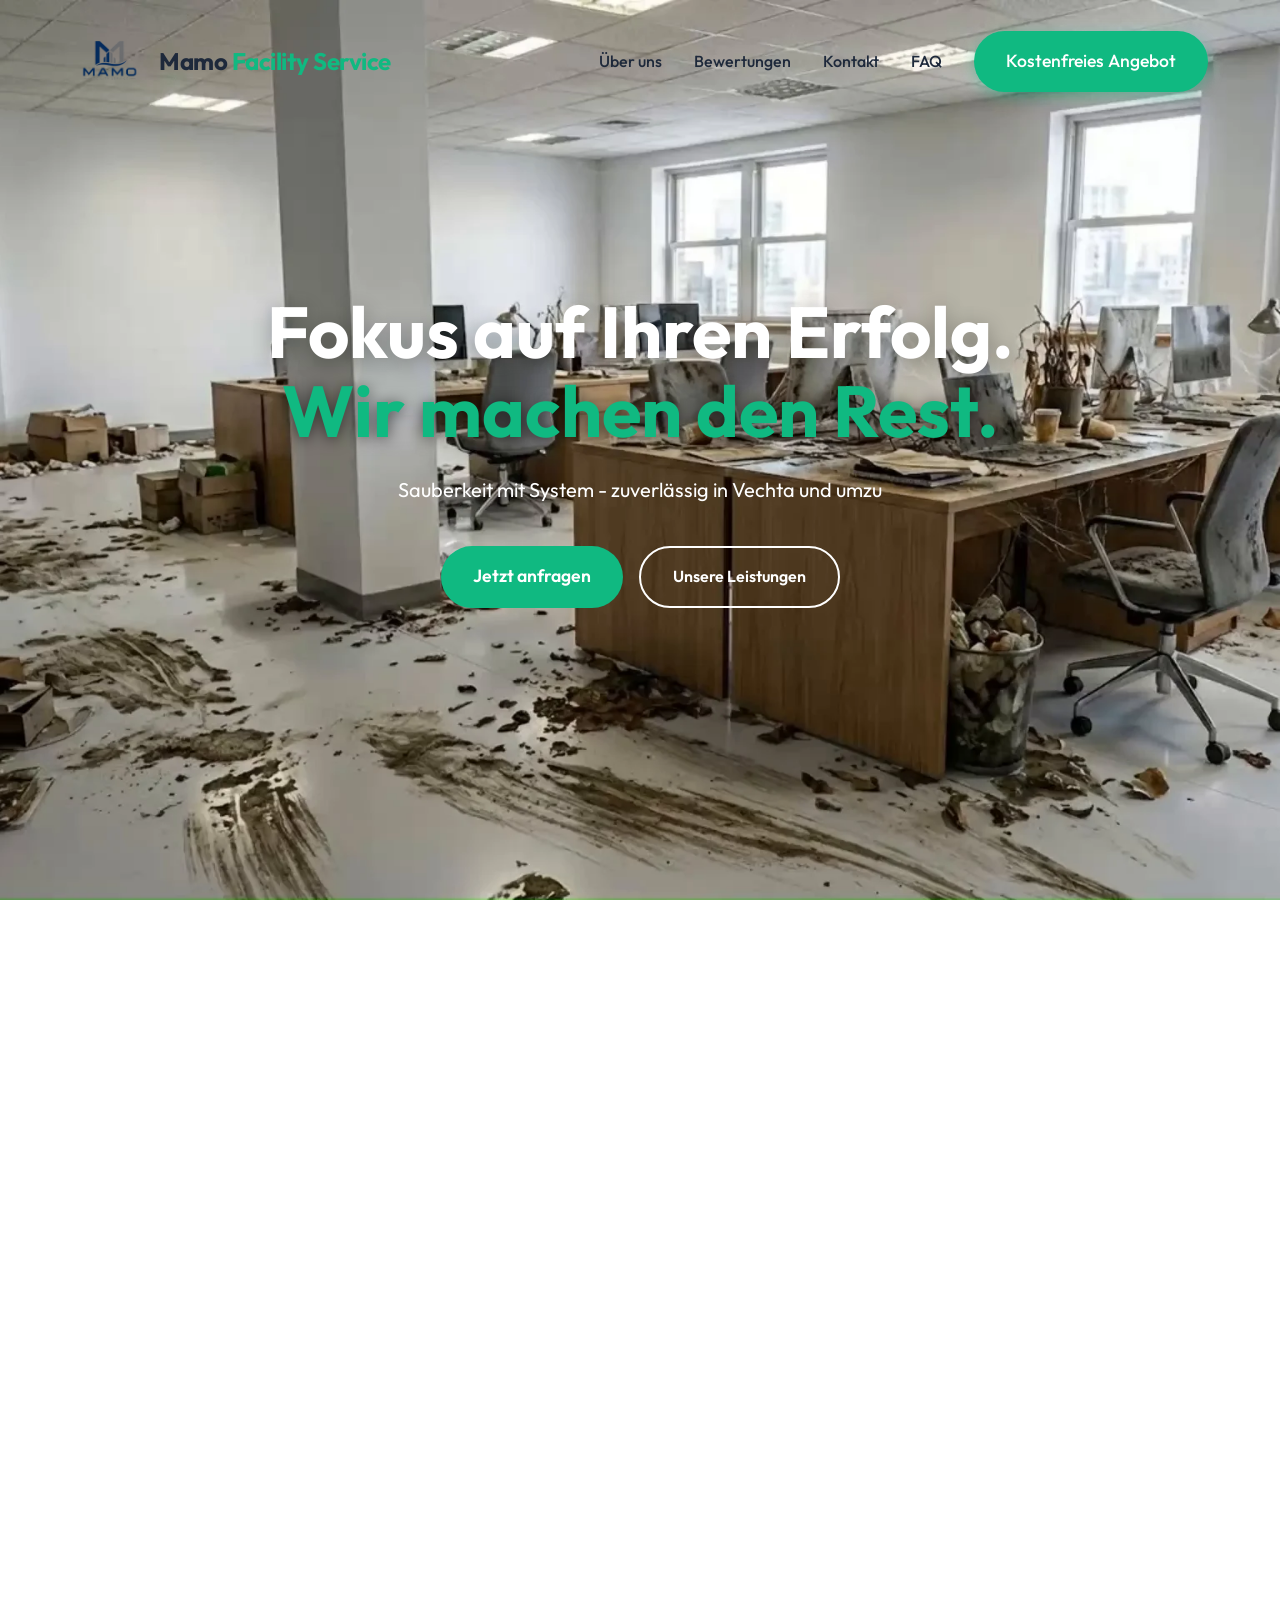
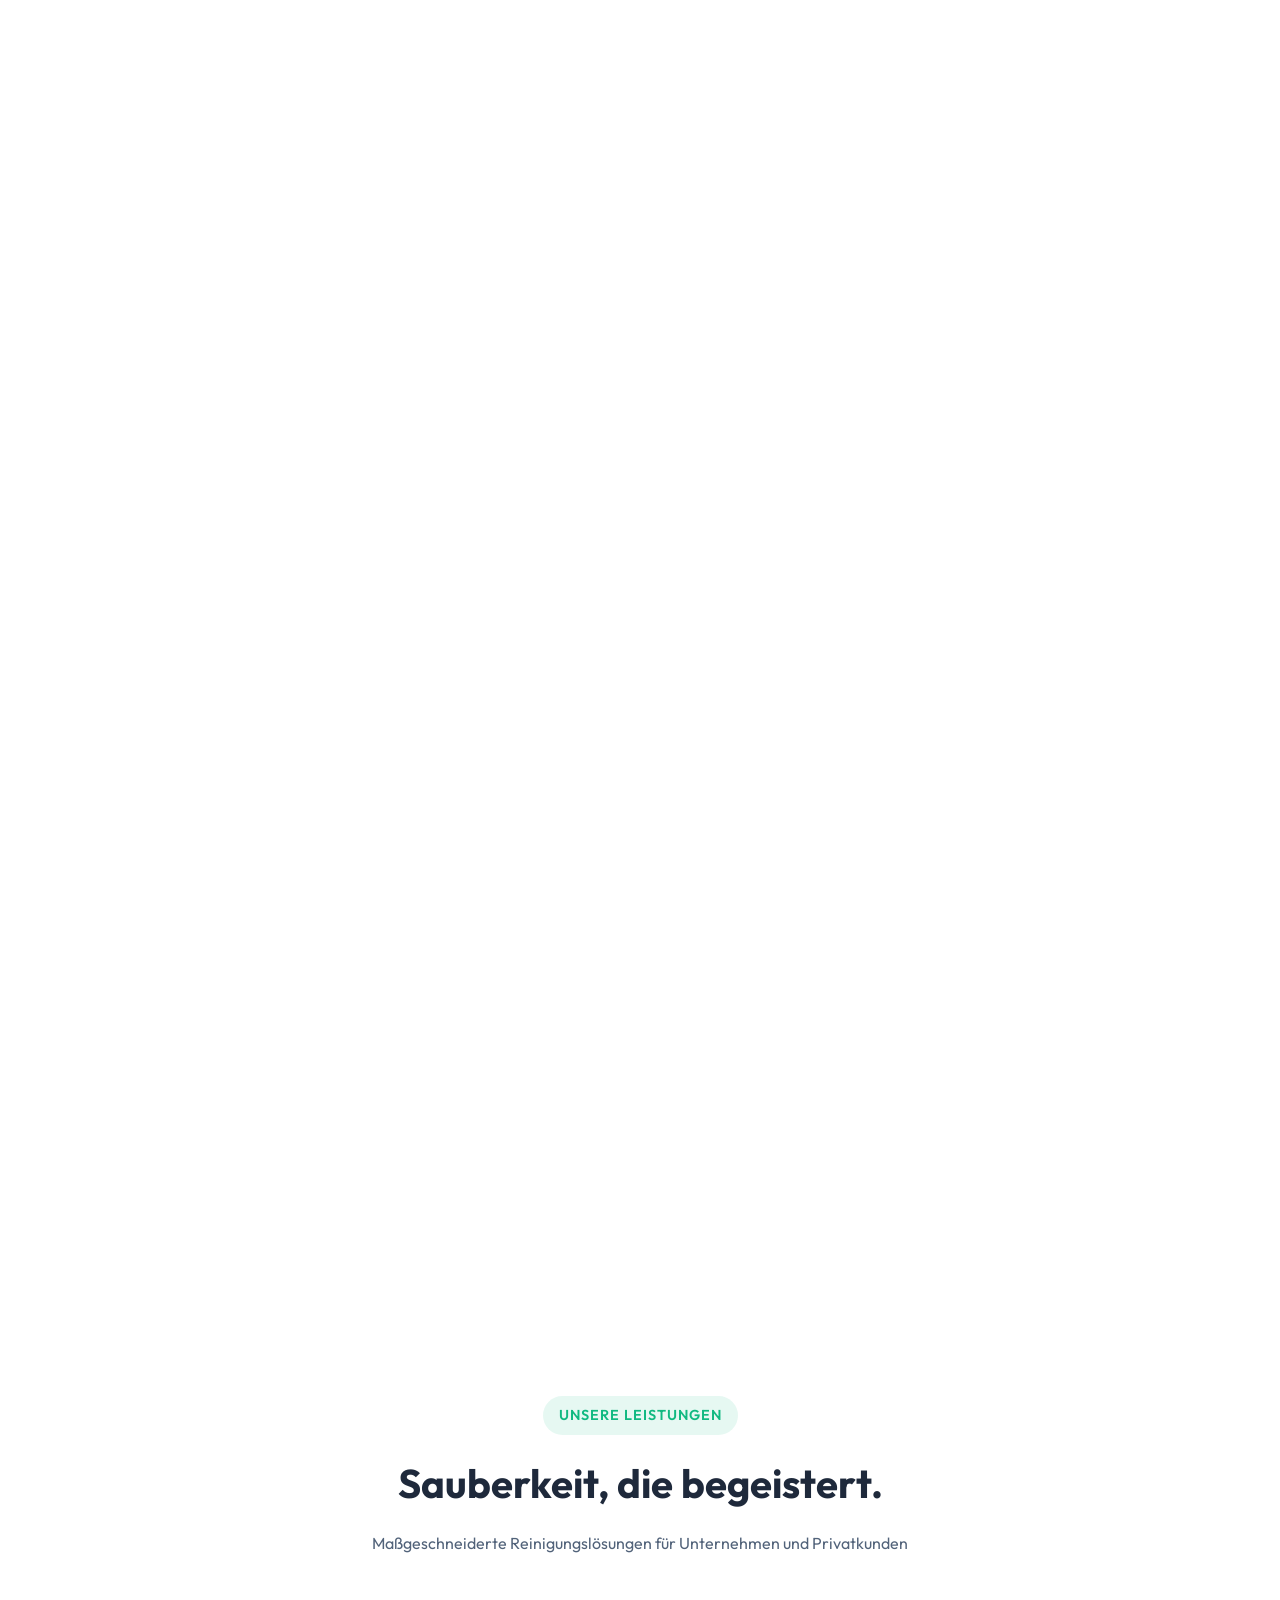
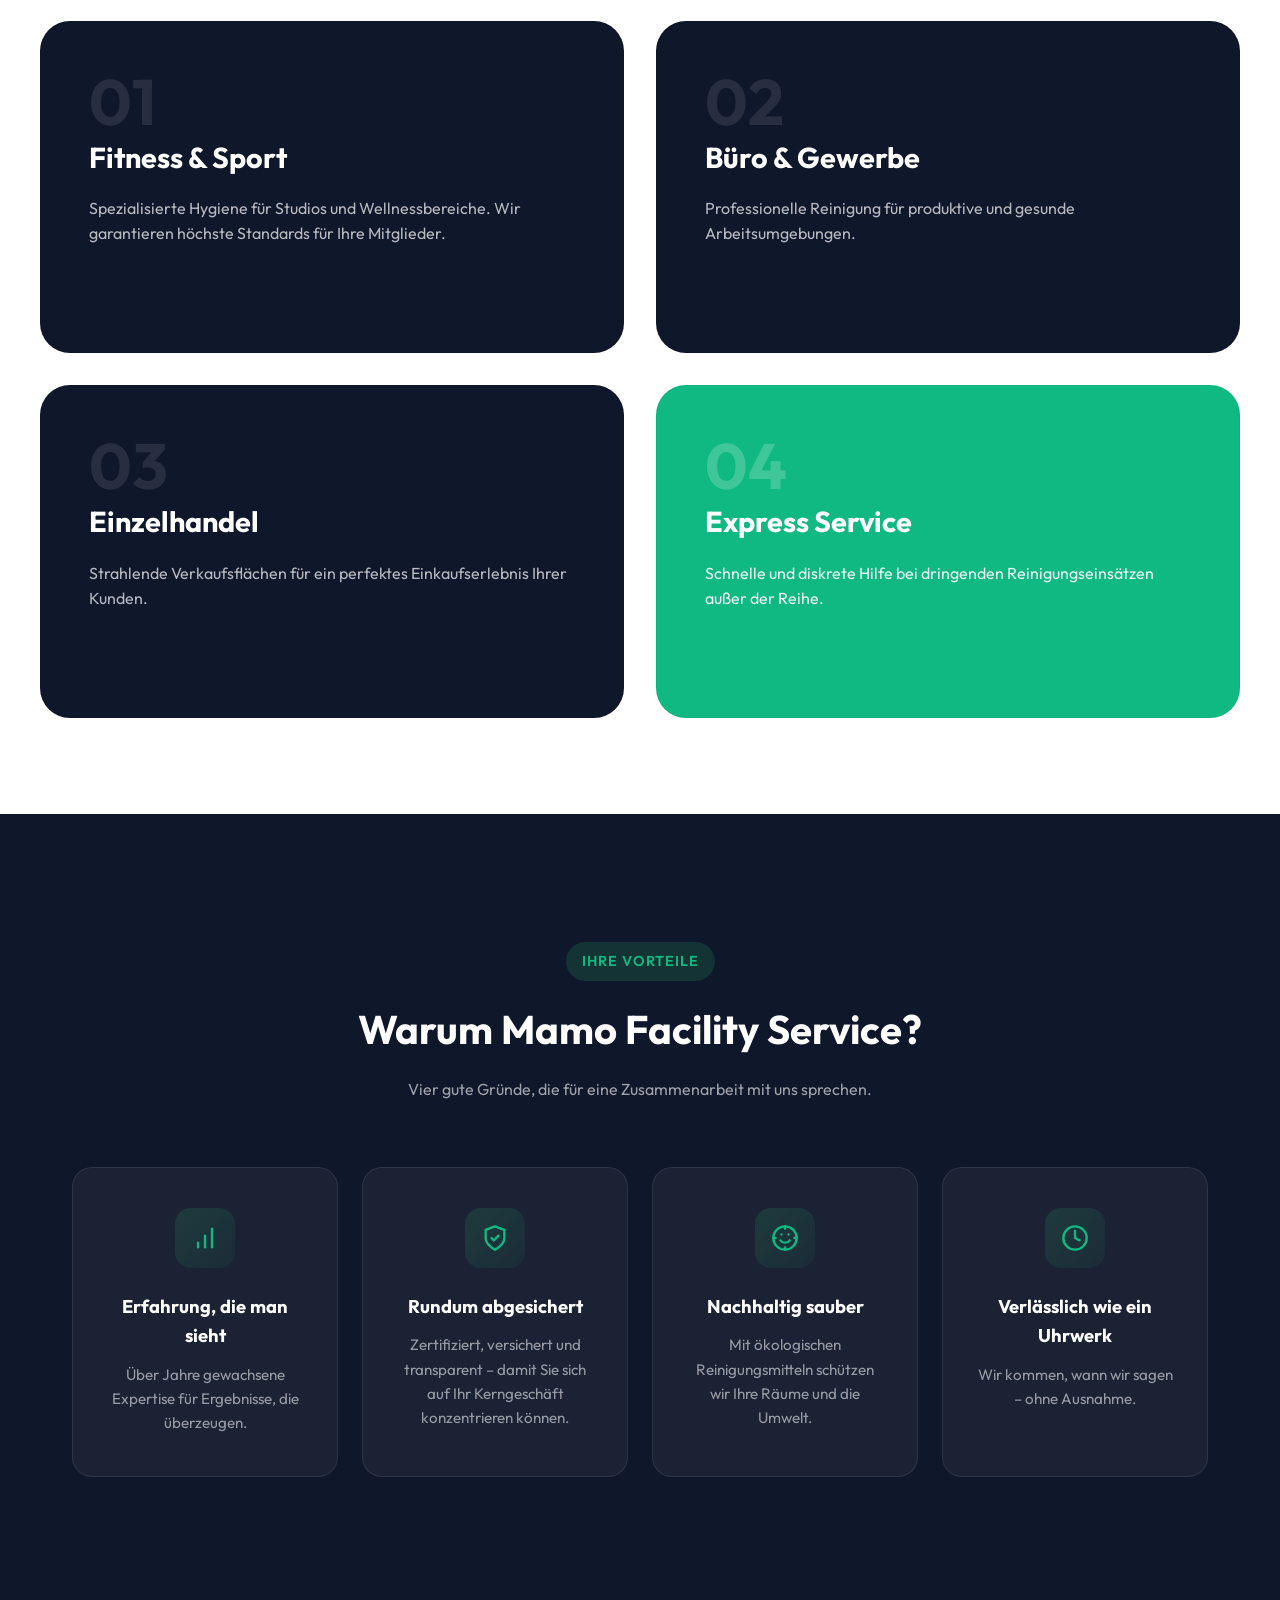
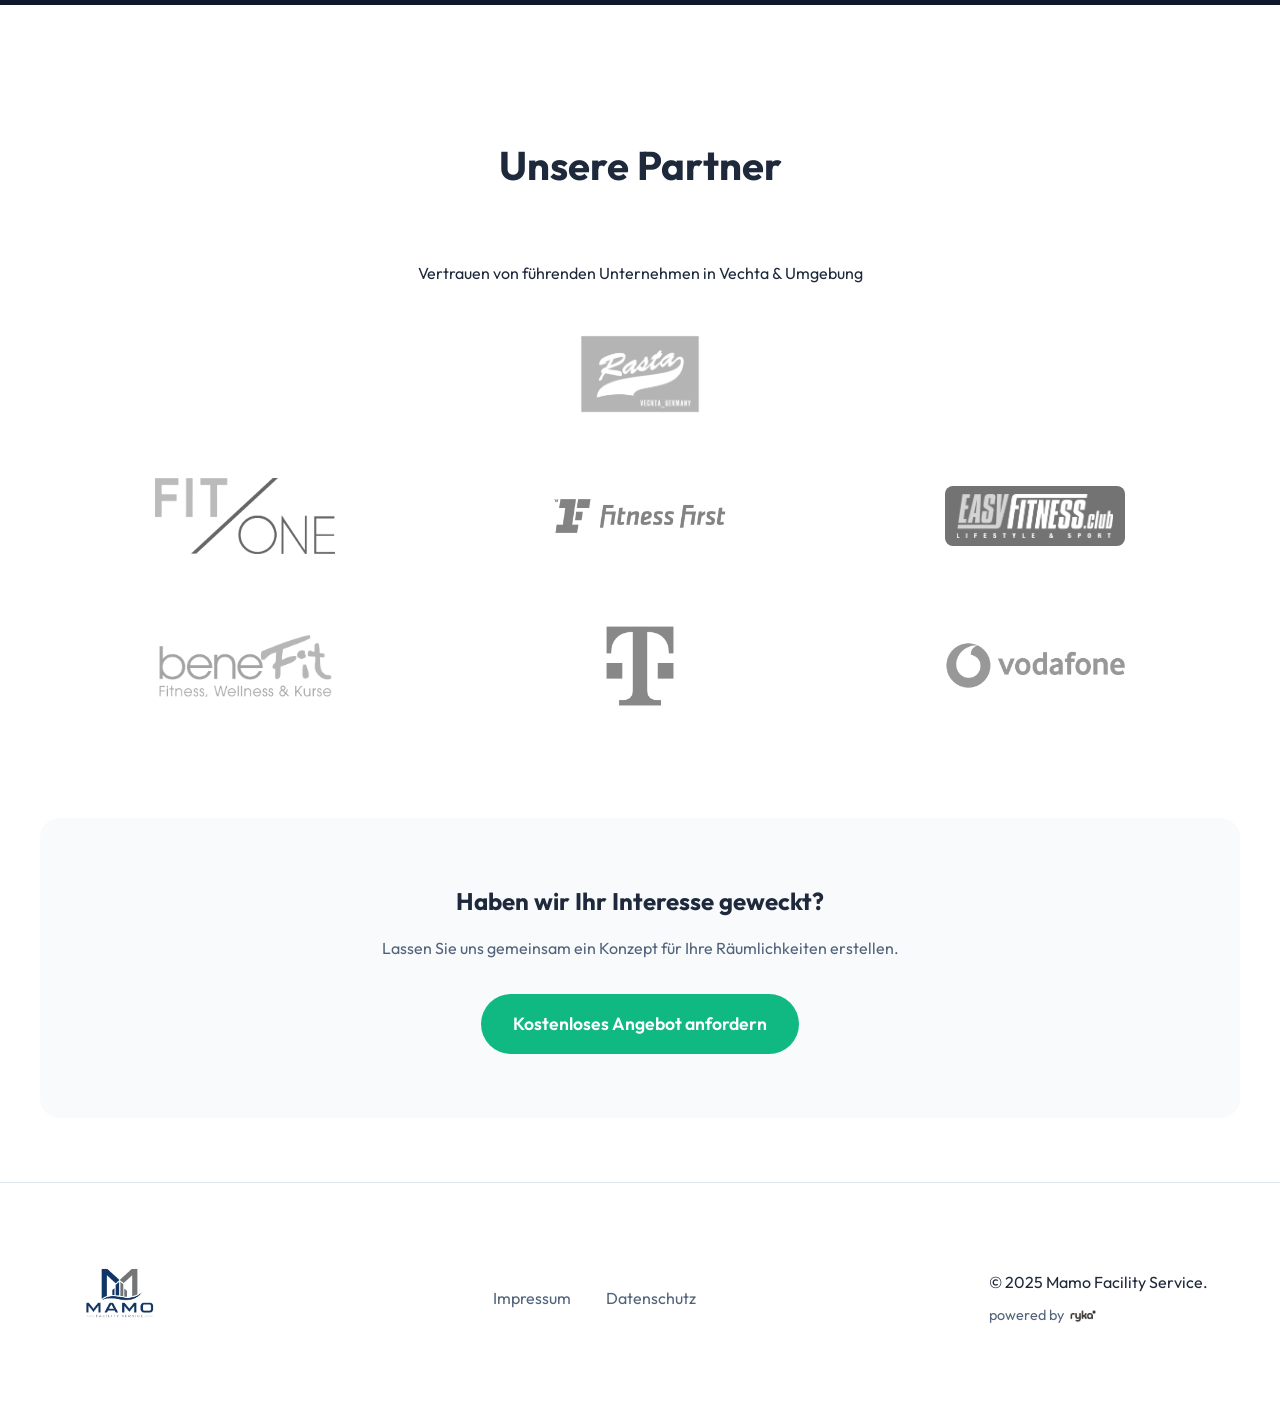
<file: index.html>
﻿<!DOCTYPE html>
<html lang="de">
<head>
    <meta charset="UTF-8">
    <meta name="viewport" content="width=device-width, initial-scale=1.0, viewport-fit=cover">
    <meta name="theme-color" content="#ffffff">
    <title>Mamo Facility Service - Erstklassige Reinigung für Ihr Gewerbe</title>
    <meta name="description" content="Erstklassige Reinigung für Fitnessstudios, Büros und Gewerbe in Vechta & Umgebung. Zuverlässig, professionell und auf höchstem Niveau.">
    <meta property="og:site_name" content="Mamo Facility Service">
    <meta property="og:title" content="Mamo Facility Service - Erstklassige Reinigung für Ihr Gewerbe">
    <meta property="og:type" content="website">
    <meta property="og:url" content="https://mamo-fresh.com/">
    <link rel="preconnect" href="https://fonts.googleapis.com">
    <link rel="preconnect" href="https://fonts.gstatic.com" crossorigin>
    <link href="https://fonts.googleapis.com/css2?family=Outfit:wght@300;400;600;700&display=swap" rel="stylesheet">
    <link rel="stylesheet" href="style.css?v=1.3">
    <script type="application/ld+json">
    {
      "@context": "https://schema.org",
      "@type": "WebSite",
      "name": "Mamo Facility Service",
      "url": "https://mamo-fresh.com"
    }
    </script>
    <link rel="icon" href="favicon.ico" type="image/x-icon">
    <link rel="shortcut icon" href="favicon.ico" type="image/x-icon">
    <link rel="icon" href="assets/favicon-48x48.png" sizes="48x48" type="image/png">
    <link rel="icon" href="assets/favicon-96x96.png" sizes="96x96" type="image/png">
    <link rel="icon" href="assets/favicon-192x192.png" sizes="192x192" type="image/png">
    <link rel="apple-touch-icon" href="assets/favicon-192x192.png">
</head>
<body>
    <a href="#main-content" class="skip-link">Zum Inhalt springen</a>
    <header id="main-header">
        <nav class="container">
            <a href="index.html" class="logo" style="text-decoration:none; color:var(--text);">
                <img src="assets/logoneu1.png" alt="Mamo Facility Service Logo" class="logo-img">
                <span class="logo-text">Mamo <span>Facility Service</span></span>
            </a>
            <button class="hamburger" id="hamburger-btn" aria-label="Menü öffnen">
                <span></span>
                <span></span>
                <span></span>
            </button>
            <div class="nav-links" id="nav-links">
                <a href="about.html">Über uns</a>
                <a href="reviews.html">Bewertungen</a>
                <a href="contact.html">Kontakt</a>
                <a href="faq.html">FAQ</a>
                <a href="contact.html" class="btn-cta nav-cta">Kostenfreies Angebot</a>
            </div>
        </nav>
    </header>

    <main id="main-content">
        <section id="hero">
            <div class="animation-container">
                <canvas id="scroll-animation"></canvas>
                <div class="hero-content container">
                    <div class="text-reveal">

                        <h1 class="fade-in">Fokus auf Ihren Erfolg.<br><span>Wir machen den Rest.</span></h1>
                        <p class="fade-in delay-1">Sauberkeit mit System - zuverlässig in Vechta und umzu</p>
                        <div class="hero-actions fade-in delay-2">
                            <a href="contact.html" class="btn-cta">Jetzt anfragen</a>
                            <a href="services.html" class="btn-secondary">Unsere Leistungen</a>
                        </div>
                    </div>
                </div>
            </div>
        </section>

        <section id="services-home" class="container" style="padding: 6rem 0;">
            <div class="section-header text-center">
                <span class="badge">Unsere Leistungen</span>
                <h2 class="section-title" style="margin-bottom: 1rem;">Sauberkeit, die begeistert.</h2>
                <p style="color: var(--text-light); margin-bottom: 4rem;">Maßgeschneiderte Reinigungslösungen für Unternehmen und Privatkunden</p>
            </div>
            
            <div class="creative-services-grid">
                <a href="services.html" class="c-service-card dark">
                    <div class="c-service-number">01</div>
                    <div class="c-service-content">
                        <h3>Fitness & Sport</h3>
                        <p>Spezialisierte Hygiene für Studios und Wellnessbereiche. Wir garantieren höchste Standards für Ihre Mitglieder.</p>
                        <span class="c-service-link">Mehr erfahren →</span>
                    </div>
                </a>
                
                <a href="services.html" class="c-service-card dark">
                    <div class="c-service-number">02</div>
                    <div class="c-service-content">
                        <h3>Büro & Gewerbe</h3>
                        <p>Professionelle Reinigung für produktive und gesunde Arbeitsumgebungen.</p>
                        <span class="c-service-link">Mehr erfahren →</span>
                    </div>
                </a>

                <a href="services.html" class="c-service-card dark">
                    <div class="c-service-number">03</div>
                    <div class="c-service-content">
                        <h3>Einzelhandel</h3>
                        <p>Strahlende Verkaufsflächen für ein perfektes Einkaufserlebnis Ihrer Kunden.</p>
                        <span class="c-service-link">Mehr erfahren →</span>
                    </div>
                </a>

                <a href="services.html" class="c-service-card highlight">
                    <div class="c-service-number">04</div>
                    <div class="c-service-content">
                        <h3>Express Service</h3>
                        <p>Schnelle und diskrete Hilfe bei dringenden Reinigungseinsätzen außer der Reihe.</p>
                        <span class="c-service-link">Mehr erfahren →</span>
                    </div>
                </a>
            </div>
        </section>

        <section id="why-us" class="bg-dark">
            <div class="container">
                <div class="section-header text-center" style="margin-bottom: 4rem;">
                    <span class="badge" style="background: rgba(46, 204, 113, 0.15); color: var(--secondary);">Ihre Vorteile</span>
                    <h2 class="section-title text-white" style="margin-bottom: 1rem;">Warum Mamo Facility Service?</h2>
                    <p style="color: rgba(255,255,255,0.6); max-width: 560px; margin: 0 auto;">Vier gute Gründe, die für eine Zusammenarbeit mit uns sprechen.</p>
                </div>

                <div class="why-cards-grid">
                    <div class="why-card">
                        <div class="why-card-icon">
                            <svg xmlns="http://www.w3.org/2000/svg" width="28" height="28" viewBox="0 0 24 24" fill="none" stroke="currentColor" stroke-width="2" stroke-linecap="round" stroke-linejoin="round"><path d="M12 20V10"/><path d="M18 20V4"/><path d="M6 20v-4"/></svg>
                        </div>
                        <h3 class="why-card-title">Erfahrung, die man sieht</h3>
                        <p class="why-card-text">Über Jahre gewachsene Expertise für Ergebnisse, die überzeugen.</p>
                    </div>

                    <div class="why-card">
                        <div class="why-card-icon">
                            <svg xmlns="http://www.w3.org/2000/svg" width="28" height="28" viewBox="0 0 24 24" fill="none" stroke="currentColor" stroke-width="2" stroke-linecap="round" stroke-linejoin="round"><path d="M12 22s8-4 8-10V5l-8-3-8 3v7c0 6 8 10 8 10"/><path d="m9 12 2 2 4-4"/></svg>
                        </div>
                        <h3 class="why-card-title">Rundum abgesichert</h3>
                        <p class="why-card-text">Zertifiziert, versichert und transparent – damit Sie sich auf Ihr Kerngeschäft konzentrieren können.</p>
                    </div>

                    <div class="why-card">
                        <div class="why-card-icon">
                            <svg xmlns="http://www.w3.org/2000/svg" width="28" height="28" viewBox="0 0 24 24" fill="none" stroke="currentColor" stroke-width="2" stroke-linecap="round" stroke-linejoin="round"><path d="M12 22c5.523 0 10-4.477 10-10S17.523 2 12 2 2 6.477 2 12s4.477 10 10 10z"/><path d="M8 14s1.5 2 4 2 4-2 4-2"/><line x1="9" y1="9" x2="9.01" y2="9"/><line x1="15" y1="9" x2="15.01" y2="9"/><path d="M2 12h2"/><path d="M20 12h2"/><path d="M12 2v2"/><path d="M12 20v2"/></svg>
                        </div>
                        <h3 class="why-card-title">Nachhaltig sauber</h3>
                        <p class="why-card-text">Mit ökologischen Reinigungsmitteln schützen wir Ihre Räume und die Umwelt.</p>
                    </div>

                    <div class="why-card">
                        <div class="why-card-icon">
                            <svg xmlns="http://www.w3.org/2000/svg" width="28" height="28" viewBox="0 0 24 24" fill="none" stroke="currentColor" stroke-width="2" stroke-linecap="round" stroke-linejoin="round"><circle cx="12" cy="12" r="10"/><polyline points="12 6 12 12 16 14"/></svg>
                        </div>
                        <h3 class="why-card-title">Verlässlich wie ein Uhrwerk</h3>
                        <p class="why-card-text">Wir kommen, wann wir sagen – ohne Ausnahme.</p>
                    </div>
                </div>
            </div>
        </section>

        <section id="partners" class="container">
            <h2 class="section-title">Unsere Partner</h2>
            <p class="text-center">Vertrauen von führenden Unternehmen in Vechta & Umgebung</p>
            <div class="partner-featured">
                <img src="assets/rasta-vechta.png" alt="Rasta Vechta" class="partner-image partner-featured-logo">
            </div>
            <div class="partners-logo-grid">
                <img src="assets/fitone-logo.png" alt="FitOne" class="partner-image">
                <img src="assets/fitnessfirst-logo.png" alt="Fitness First" class="partner-image">
                <img src="assets/easyfitness-logo.png" alt="EasyFitness" class="partner-image dark-bg-logo">
                <img src="assets/benefit-logo.png" alt="Benefit Fitness" class="partner-image">
                <img src="assets/telekom-logo.png" alt="Telekom" class="partner-image">
                <img src="assets/vodafone-logo.png" alt="Vodafone" class="partner-image">
            </div>
        </section>

        <section id="cta-home" class="container text-center">
            <h2>Haben wir Ihr Interesse geweckt?</h2>
            <p>Lassen Sie uns gemeinsam ein Konzept für Ihre Räumlichkeiten erstellen.</p>
            <a href="contact.html" class="btn-cta">Kostenloses Angebot anfordern</a>
        </section>
    </main>

    <footer>
        <div class="container footer-content">
            <div class="footer-logo">
                <img src="assets/logoneu1.png" alt="Mamo Facility Service Logo">
            </div>
            <div class="footer-links">
                <a href="impressum.html">Impressum</a>
                <a href="datenschutz.html">Datenschutz</a>
            </div>
            <div class="copyright">
                &copy; 2025 Mamo Facility Service.
                <div style="margin-top: 8px; font-size: 0.9rem; color: var(--text-light);">
                    powered by <img src="assets/ryka-logo.jpg" alt="ryka" style="height: 14px; vertical-align: middle; margin-left: 2px;">
                </div>
            </div>
        </div>
    </footer>

    <script src="app.js"></script>
</body>
</html>
</file>
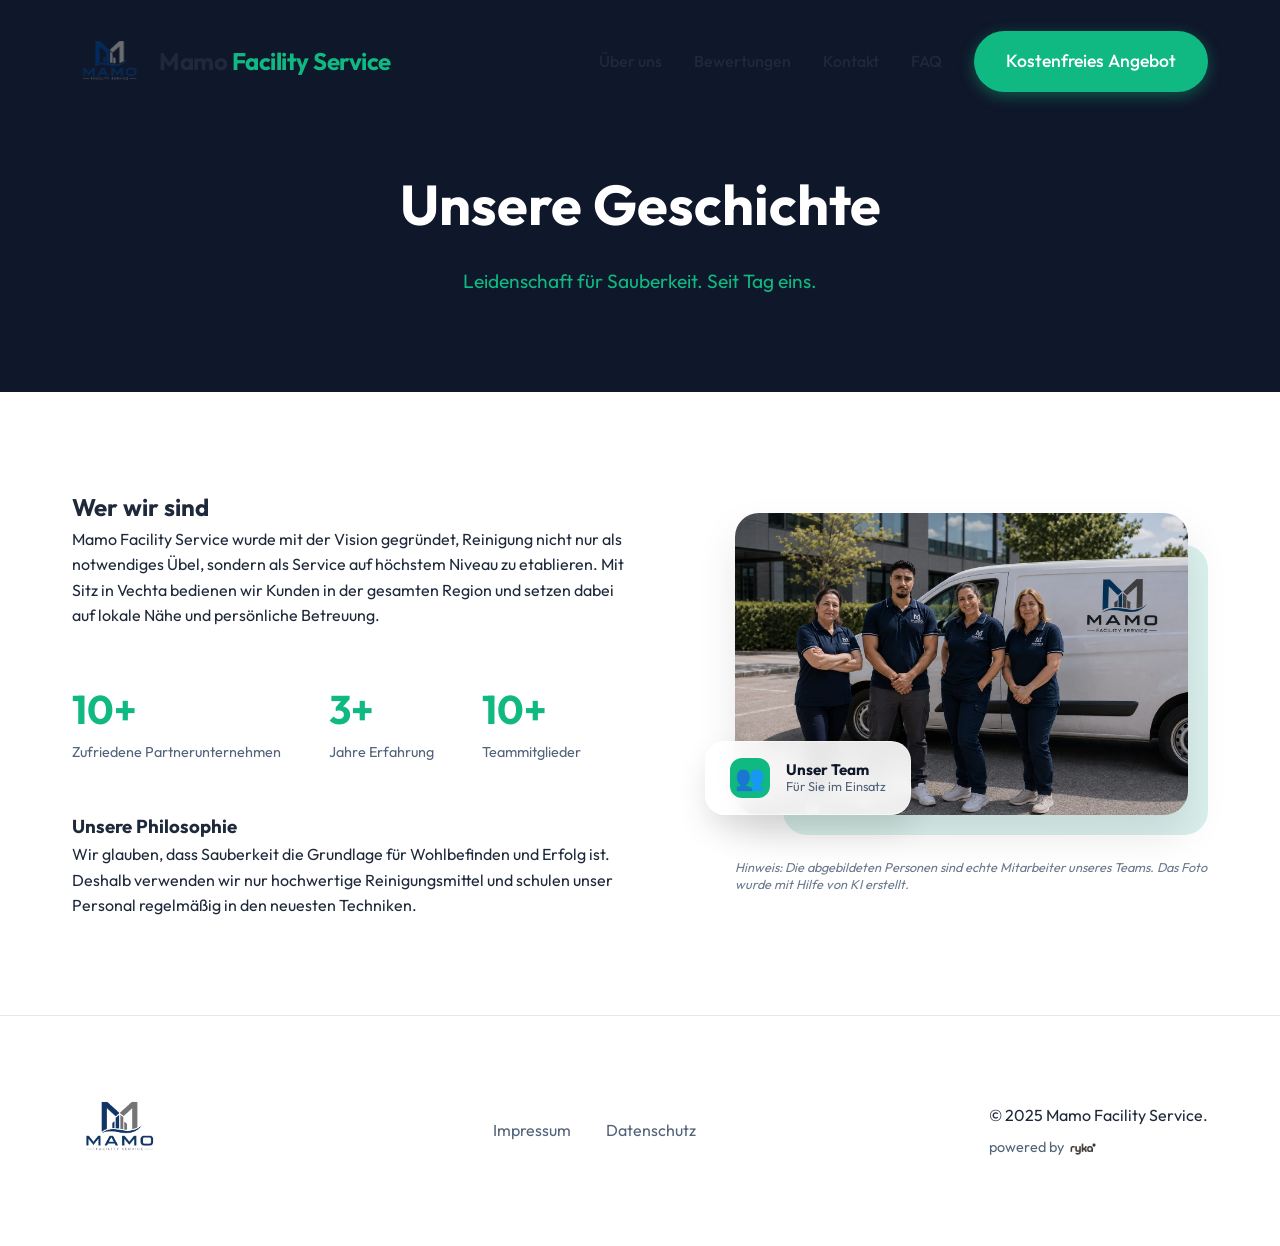
<file: about.html>
﻿<!DOCTYPE html>
<html lang="de">
<head>
    <meta charset="UTF-8">
    <meta name="viewport" content="width=device-width, initial-scale=1.0, viewport-fit=cover">
    <meta name="theme-color" content="#ffffff">
    <title>Über uns | Mamo Facility Service Reinigungsservice</title>
    <link rel="preconnect" href="https://fonts.googleapis.com">
    <link rel="preconnect" href="https://fonts.gstatic.com" crossorigin>
    <link href="https://fonts.googleapis.com/css2?family=Outfit:wght@300;400;600;700&display=swap" rel="stylesheet">
    <link rel="stylesheet" href="style.css?v=1.3">
    <meta property="og:site_name" content="Mamo Facility Service">
    <meta property="og:title" content="Über uns | Mamo Facility Service">
    <meta property="og:type" content="website">
    <meta property="og:url" content="https://mamo-fresh.com/about.html">
    <script type="application/ld+json">
    {
      "@context": "https://schema.org",
      "@type": "WebSite",
      "name": "Mamo Facility Service",
      "url": "https://mamo-fresh.com"
    }
    </script>
    <link rel="icon" href="favicon.ico" type="image/x-icon">
    <link rel="shortcut icon" href="favicon.ico" type="image/x-icon">
    <link rel="icon" href="assets/favicon-48x48.png" sizes="48x48" type="image/png">
    <link rel="icon" href="assets/favicon-96x96.png" sizes="96x96" type="image/png">
    <link rel="icon" href="assets/favicon-192x192.png" sizes="192x192" type="image/png">
    <link rel="apple-touch-icon" href="assets/favicon-192x192.png">
</head>
<body>
    <a href="#main-content" class="skip-link">Zum Inhalt springen</a>
    <header id="main-header" class="scrolled">
        <nav class="container">
            <a href="index.html" class="logo" style="text-decoration:none; color:var(--text);">
                <img src="assets/logoneu1.png" alt="Mamo Facility Service Logo" class="logo-img">
                <span class="logo-text">Mamo <span>Facility Service</span></span>
            </a>
            <button class="hamburger" id="hamburger-btn" aria-label="Menü öffnen">
                <span></span>
                <span></span>
                <span></span>
            </button>
            <div class="nav-links" id="nav-links">
                <a href="about.html">Über uns</a>
                <a href="reviews.html">Bewertungen</a>
                <a href="contact.html">Kontakt</a>
                <a href="faq.html">FAQ</a>
                <a href="contact.html" class="btn-cta nav-cta">Kostenfreies Angebot</a>
            </div>
        </nav>
    </header>

    <main id="main-content">
        <section class="sub-hero bg-dark">
            <div class="container">
                <h1>Unsere Geschichte</h1>
                <p>Leidenschaft für Sauberkeit. Seit Tag eins.</p>
            </div>
        </section>

        <section id="about-content" class="container">
            <div class="about-grid">
                <div class="about-text">
                    <h2>Wer wir sind</h2>
                    <p>Mamo Facility Service wurde mit der Vision gegründet, Reinigung nicht nur als notwendiges Übel, sondern als Service auf höchstem Niveau zu etablieren. Mit Sitz in Vechta bedienen wir Kunden in der gesamten Region und setzen dabei auf lokale Nähe und persönliche Betreuung.</p>
                    
                    <div class="stats">
                        <div class="stat-item">
                            <span class="number">10+</span>
                            <span class="label">Zufriedene Partnerunternehmen</span>
                        </div>
                        <div class="stat-item">
                            <span class="number">3+</span>
                            <span class="label">Jahre Erfahrung</span>
                        </div>
                        <div class="stat-item">
                            <span class="number">10+</span>
                            <span class="label">Teammitglieder</span>
                        </div>
                    </div>

                    <h3>Unsere Philosophie</h3>
                    <p>Wir glauben, dass Sauberkeit die Grundlage für Wohlbefinden und Erfolg ist. Deshalb verwenden wir nur hochwertige Reinigungsmittel und schulen unser Personal regelmäßig in den neuesten Techniken.</p>
                </div>
                <div class="about-image">
                    <div class="about-image-wrapper">
                        <div class="about-image-decor"></div>
                        <img src="assets/team.jpeg" alt="Mamo Facility Service Team" class="img-responsive team-img">
                        <div class="about-image-badge">
                            <span class="badge-icon">👥</span>
                            <div class="badge-text">
                                <strong>Unser Team</strong>
                                <span>Für Sie im Einsatz</span>
                            </div>
                        </div>
                    </div>
                    <p class="image-disclaimer">Hinweis: Die abgebildeten Personen sind echte Mitarbeiter unseres Teams. Das Foto wurde mit Hilfe von KI erstellt.</p>
                </div>
            </div>
        </section>


    </main>

    <footer>
        <div class="container footer-content">
            <div class="footer-logo">
                <img src="assets/logoneu1.png" alt="Mamo Facility Service Logo">
            </div>
            <div class="footer-links">
                <a href="impressum.html">Impressum</a>
                <a href="datenschutz.html">Datenschutz</a>
            </div>
            <div class="copyright">
                &copy; 2025 Mamo Facility Service.
                <div style="margin-top: 8px; font-size: 0.9rem; color: var(--text-light);">
                    powered by <img src="assets/ryka-logo.jpg" alt="ryka" style="height: 14px; vertical-align: middle; margin-left: 2px;">
                </div>
            </div>
        </div>
    </footer>
    <script src="app.js"></script>
</body>
</html>
</file>
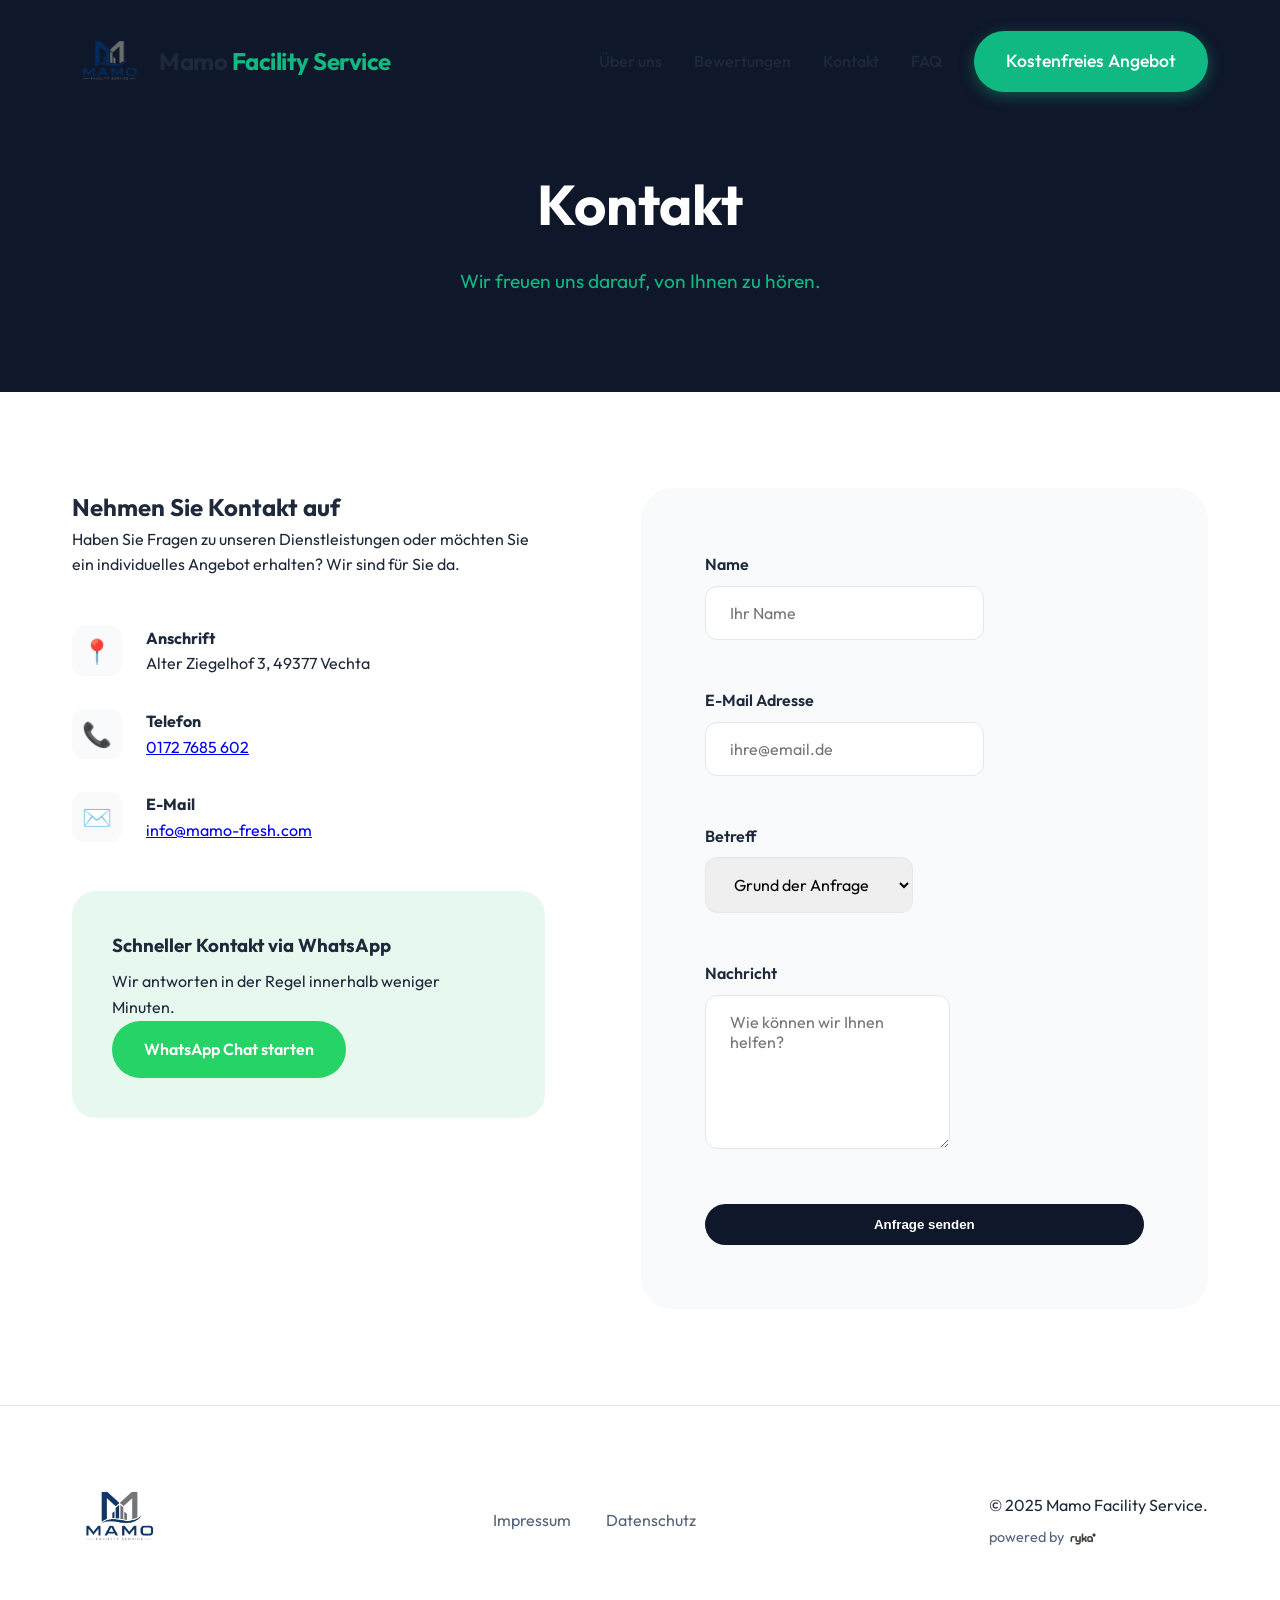
<file: contact.html>
﻿<!DOCTYPE html>
<html lang="de">
<head>
    <meta charset="UTF-8">
    <meta name="viewport" content="width=device-width, initial-scale=1.0, viewport-fit=cover">
    <meta name="theme-color" content="#ffffff">
    <title>Kontakt | Mamo Facility Service</title>
    <link rel="preconnect" href="https://fonts.googleapis.com">
    <link rel="preconnect" href="https://fonts.gstatic.com" crossorigin>
    <link href="https://fonts.googleapis.com/css2?family=Outfit:wght@300;400;600;700&display=swap" rel="stylesheet">
    <link rel="stylesheet" href="style.css?v=1.3">
    <meta property="og:site_name" content="Mamo Facility Service">
    <meta property="og:title" content="Kontakt | Mamo Facility Service">
    <meta property="og:type" content="website">
    <meta property="og:url" content="https://mamo-fresh.com/contact.html">
    <script type="application/ld+json">
    {
      "@context": "https://schema.org",
      "@type": "WebSite",
      "name": "Mamo Facility Service",
      "url": "https://mamo-fresh.com"
    }
    </script>
    <link rel="icon" href="favicon.ico" type="image/x-icon">
    <link rel="shortcut icon" href="favicon.ico" type="image/x-icon">
    <link rel="icon" href="assets/favicon-48x48.png" sizes="48x48" type="image/png">
    <link rel="icon" href="assets/favicon-96x96.png" sizes="96x96" type="image/png">
    <link rel="icon" href="assets/favicon-192x192.png" sizes="192x192" type="image/png">
    <link rel="apple-touch-icon" href="assets/favicon-192x192.png">
</head>
<body>
    <a href="#main-content" class="skip-link">Zum Inhalt springen</a>
    <header id="main-header" class="scrolled">
        <nav class="container">
            <a href="index.html" class="logo" style="text-decoration:none; color:var(--text);">
                <img src="assets/logoneu1.png" alt="Mamo Facility Service Logo" class="logo-img">
                <span class="logo-text">Mamo <span>Facility Service</span></span>
            </a>
            <button class="hamburger" id="hamburger-btn" aria-label="Menü öffnen">
                <span></span>
                <span></span>
                <span></span>
            </button>
            <div class="nav-links" id="nav-links">
                <a href="about.html">Über uns</a>
                <a href="reviews.html">Bewertungen</a>
                <a href="contact.html">Kontakt</a>
                <a href="faq.html">FAQ</a>
                <a href="contact.html" class="btn-cta nav-cta">Kostenfreies Angebot</a>
            </div>
        </nav>
    </header>

    <main id="main-content">
        <section class="sub-hero bg-dark">
            <div class="container">
                <h1>Kontakt</h1>
                <p>Wir freuen uns darauf, von Ihnen zu hören.</p>
            </div>
        </section>

        <section id="contact-full" class="container">

            <!-- Mobile-only heading -->
            <div class="mobile-reach-heading">
                <h2>Wie möchten Sie uns erreichen?</h2>
                <p>Wählen Sie den Weg, der am besten zu Ihnen passt.</p>
            </div>

            <div class="contact-grid">
                <div class="contact-details">
                    <a href="https://wa.me/491727685602" target="_blank" rel="noopener noreferrer" class="mobile-choice-badge mobile-choice-wa">
                        <span class="choice-icon">📱</span>
                        <div>
                            <strong>WhatsApp</strong>
                            <span>Wir antworten in der Regel innerhalb weniger Minuten</span>
                        </div>
                    </a>
                    <h2>Nehmen Sie Kontakt auf</h2>
                    <p>Haben Sie Fragen zu unseren Dienstleistungen oder möchten Sie ein individuelles Angebot erhalten? Wir sind für Sie da.</p>
                    
                    <div class="contact-methods">
                        <div class="method">
                            <span class="icon">📍</span>
                            <div>
                                <strong>Anschrift</strong>
                                <p>Alter Ziegelhof 3, 49377 Vechta</p>
                            </div>
                        </div>
                        <div class="method">
                            <span class="icon">📞</span>
                            <div>
                                <strong>Telefon</strong>
                                <p><a href="tel:+491727685602">0172 7685 602</a></p>
                            </div>
                        </div>
                        <div class="method">
                            <span class="icon">✉️</span>
                            <div>
                                <strong>E-Mail</strong>
                                <p><a href="mailto:info@mamo-fresh.com">info@mamo-fresh.com</a></p>
                            </div>
                        </div>
                    </div>

                    <div class="whatsapp-card">
                        <h3>Schneller Kontakt via WhatsApp</h3>
                        <p>Wir antworten in der Regel innerhalb weniger Minuten.</p>
                        <a href="https://wa.me/491727685602" class="btn-whatsapp">WhatsApp Chat starten</a>
                    </div>
                </div>

                <div class="contact-form-wrapper">
                    <div class="mobile-choice-badge mobile-choice-form">
                        <span class="choice-icon">✉️</span>
                        <div>
                            <strong>Kontaktformular</strong>
                            <span>Gerne auch über das Formular, um eine Antwort per E-Mail zu erhalten</span>
                        </div>
                    </div>
                    <form action="https://api.web3forms.com/submit" method="POST" class="contact-form">
                        <!-- Web3Forms Access Key will be placed here -->
                        <input type="hidden" name="access_key" value="cc5813b2-0b15-47f3-8796-3ca8f9b34cfc">
                        
                        <div class="form-group">
                            <label for="form-name">Name</label>
                            <input type="text" id="form-name" name="name" placeholder="Ihr Name" required>
                        </div>
                        <div class="form-group">
                            <label for="form-email">E-Mail Adresse</label>
                            <input type="email" id="form-email" name="email" placeholder="ihre@email.de" required>
                        </div>
                        <div class="form-group">
                            <label for="form-subject">Betreff</label>
                            <select id="form-subject" name="subject" required>
                                <option value="">Grund der Anfrage</option>
                                <option value="Angebot anfordern">Angebot anfordern</option>
                                <option value="Allgemeine Frage">Allgemeine Frage</option>
                                <option value="Bewerbung">Bewerbung</option>
                            </select>
                        </div>
                        <div class="form-group">
                            <label for="form-message">Nachricht</label>
                            <textarea id="form-message" name="message" rows="6" placeholder="Wie können wir Ihnen helfen?" required></textarea>
                        </div>
                        
                        <!-- Spamschutz Honeypot -->
                        <input type="checkbox" name="botcheck" class="hidden" style="display: none;">
                        
                        <button type="submit" class="btn-primary">Anfrage senden</button>
                    </form>
                </div>
            </div>
        </section>
    </main>

    <footer>
        <div class="container footer-content">
            <div class="footer-logo">
                <img src="assets/logoneu1.png" alt="Mamo Facility Service Logo">
            </div>
            <div class="footer-links">
                <a href="impressum.html">Impressum</a>
                <a href="datenschutz.html">Datenschutz</a>
            </div>
            <div class="copyright">
                &copy; 2025 Mamo Facility Service.
                <div style="margin-top: 8px; font-size: 0.9rem; color: var(--text-light);">
                    powered by <img src="assets/ryka-logo.jpg" alt="ryka" style="height: 14px; vertical-align: middle; margin-left: 2px;">
                </div>
            </div>
        </div>
    </footer>
    <script src="app.js"></script>
</body>
</html>
</file>
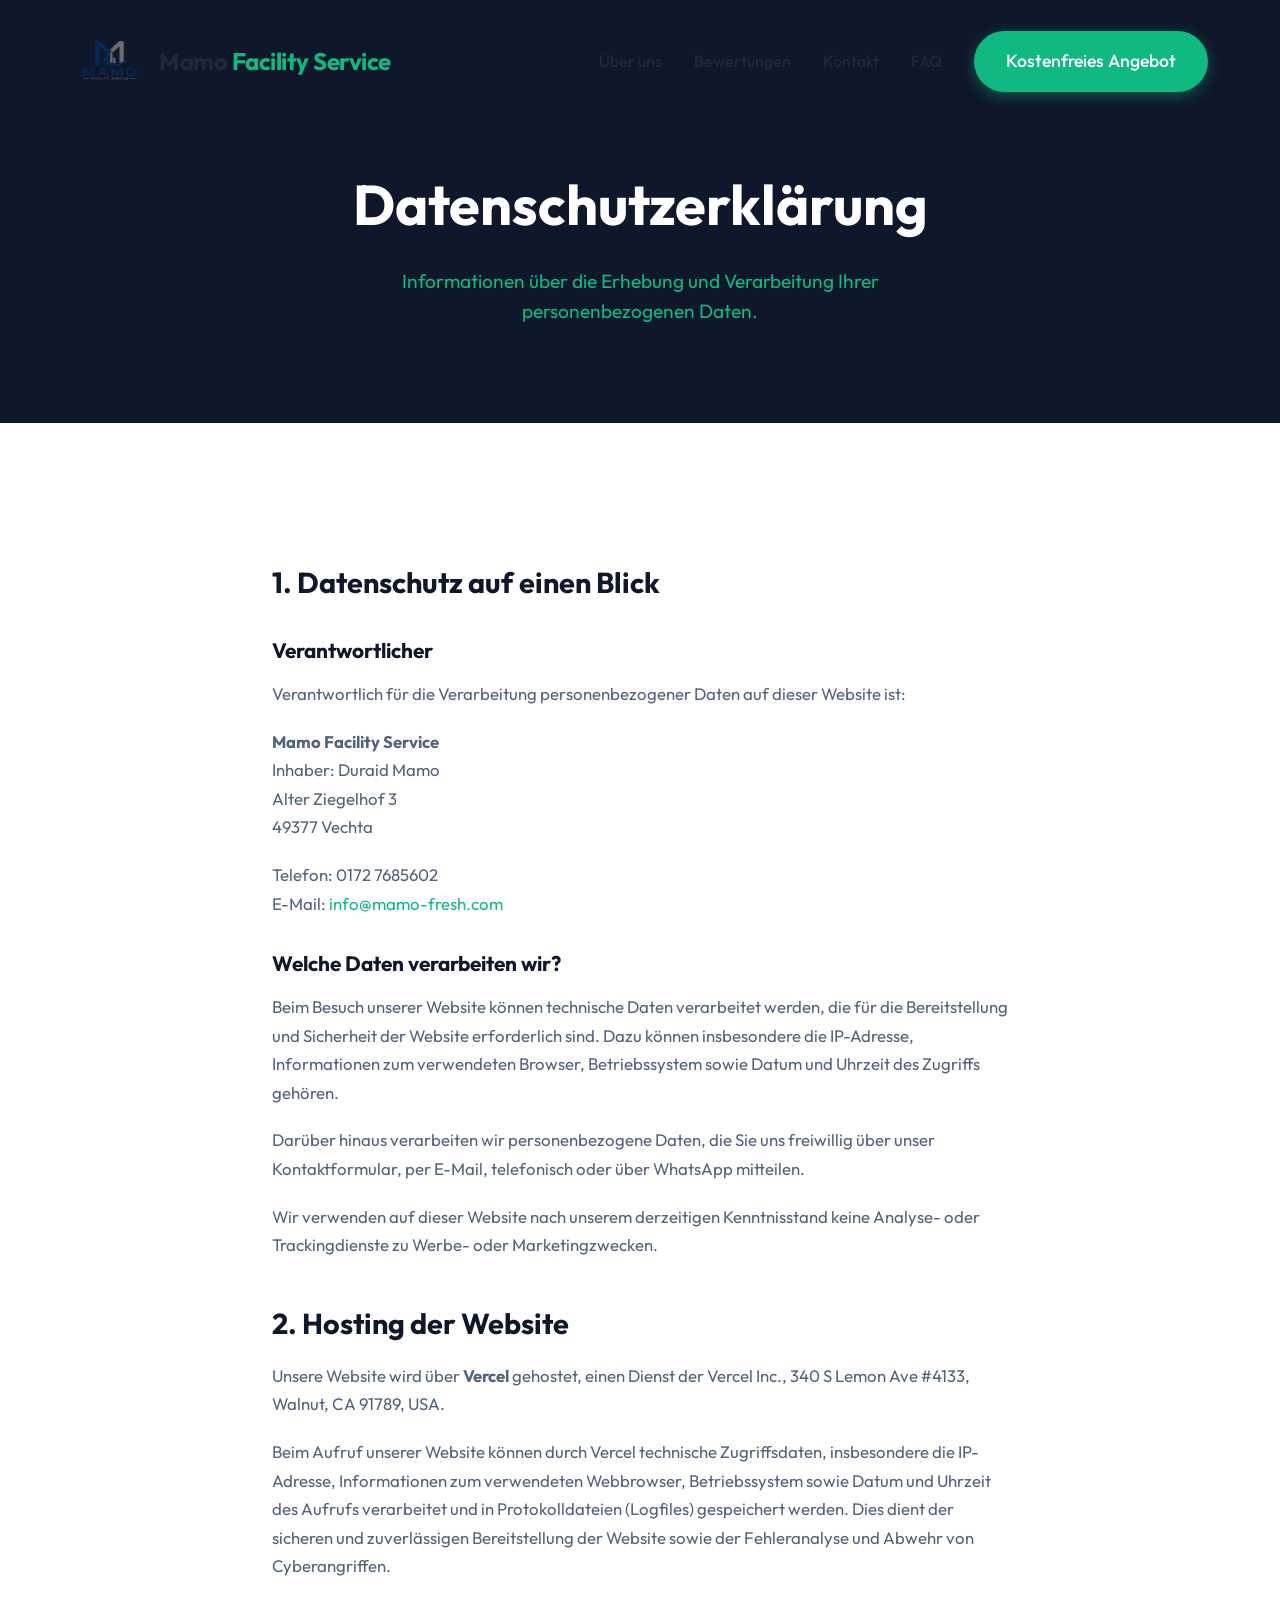
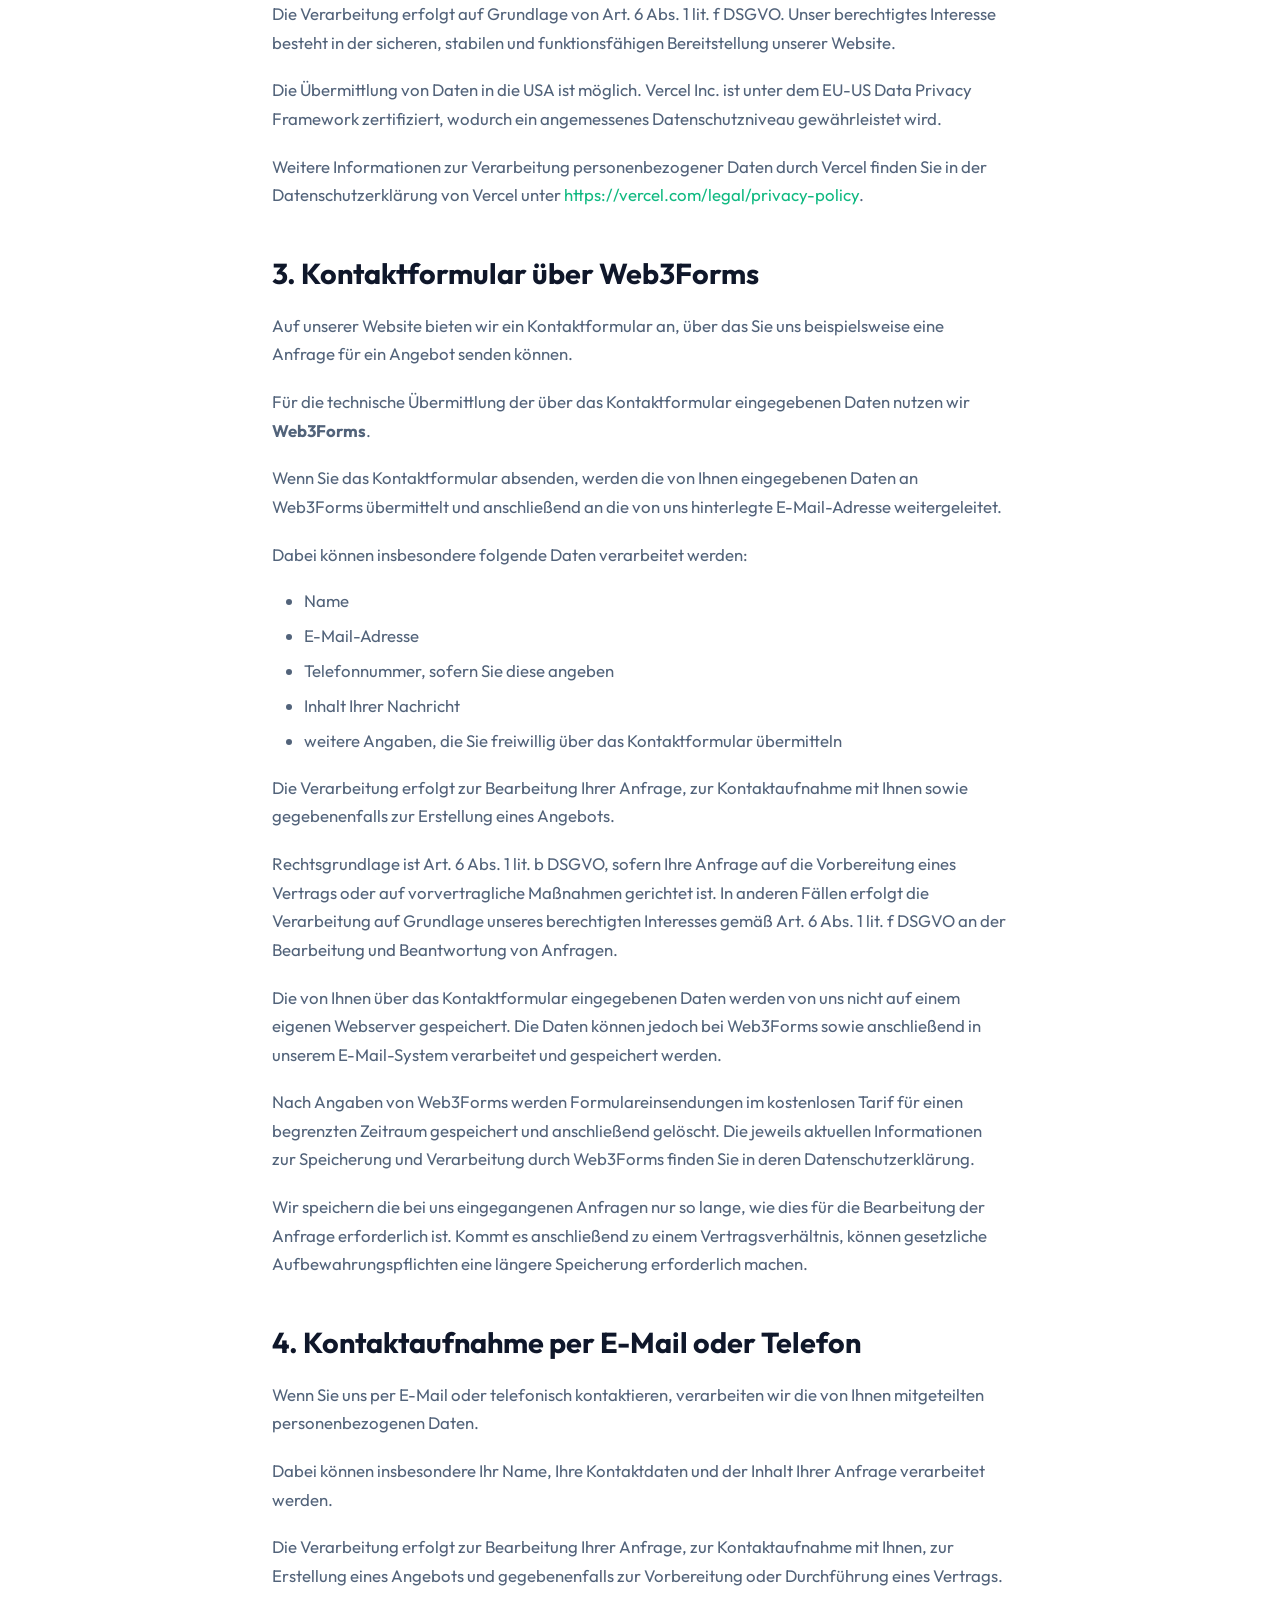
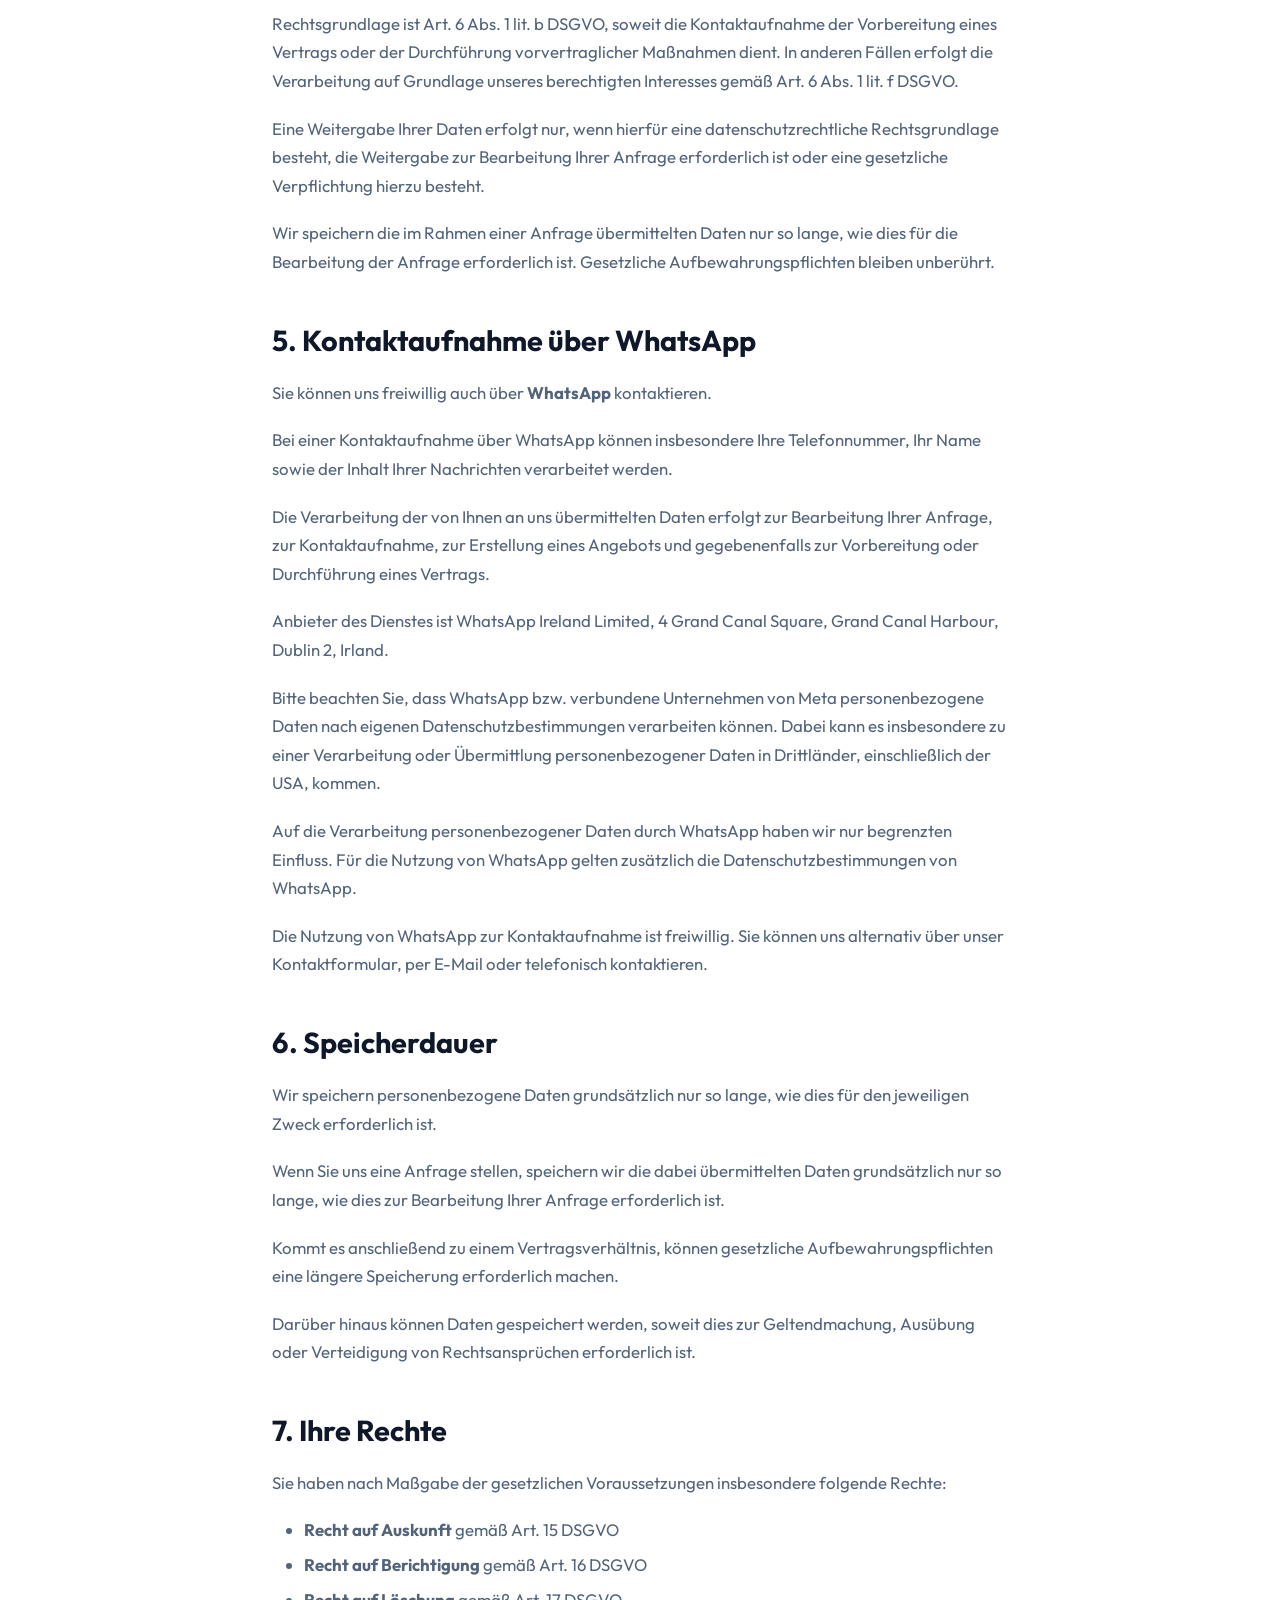
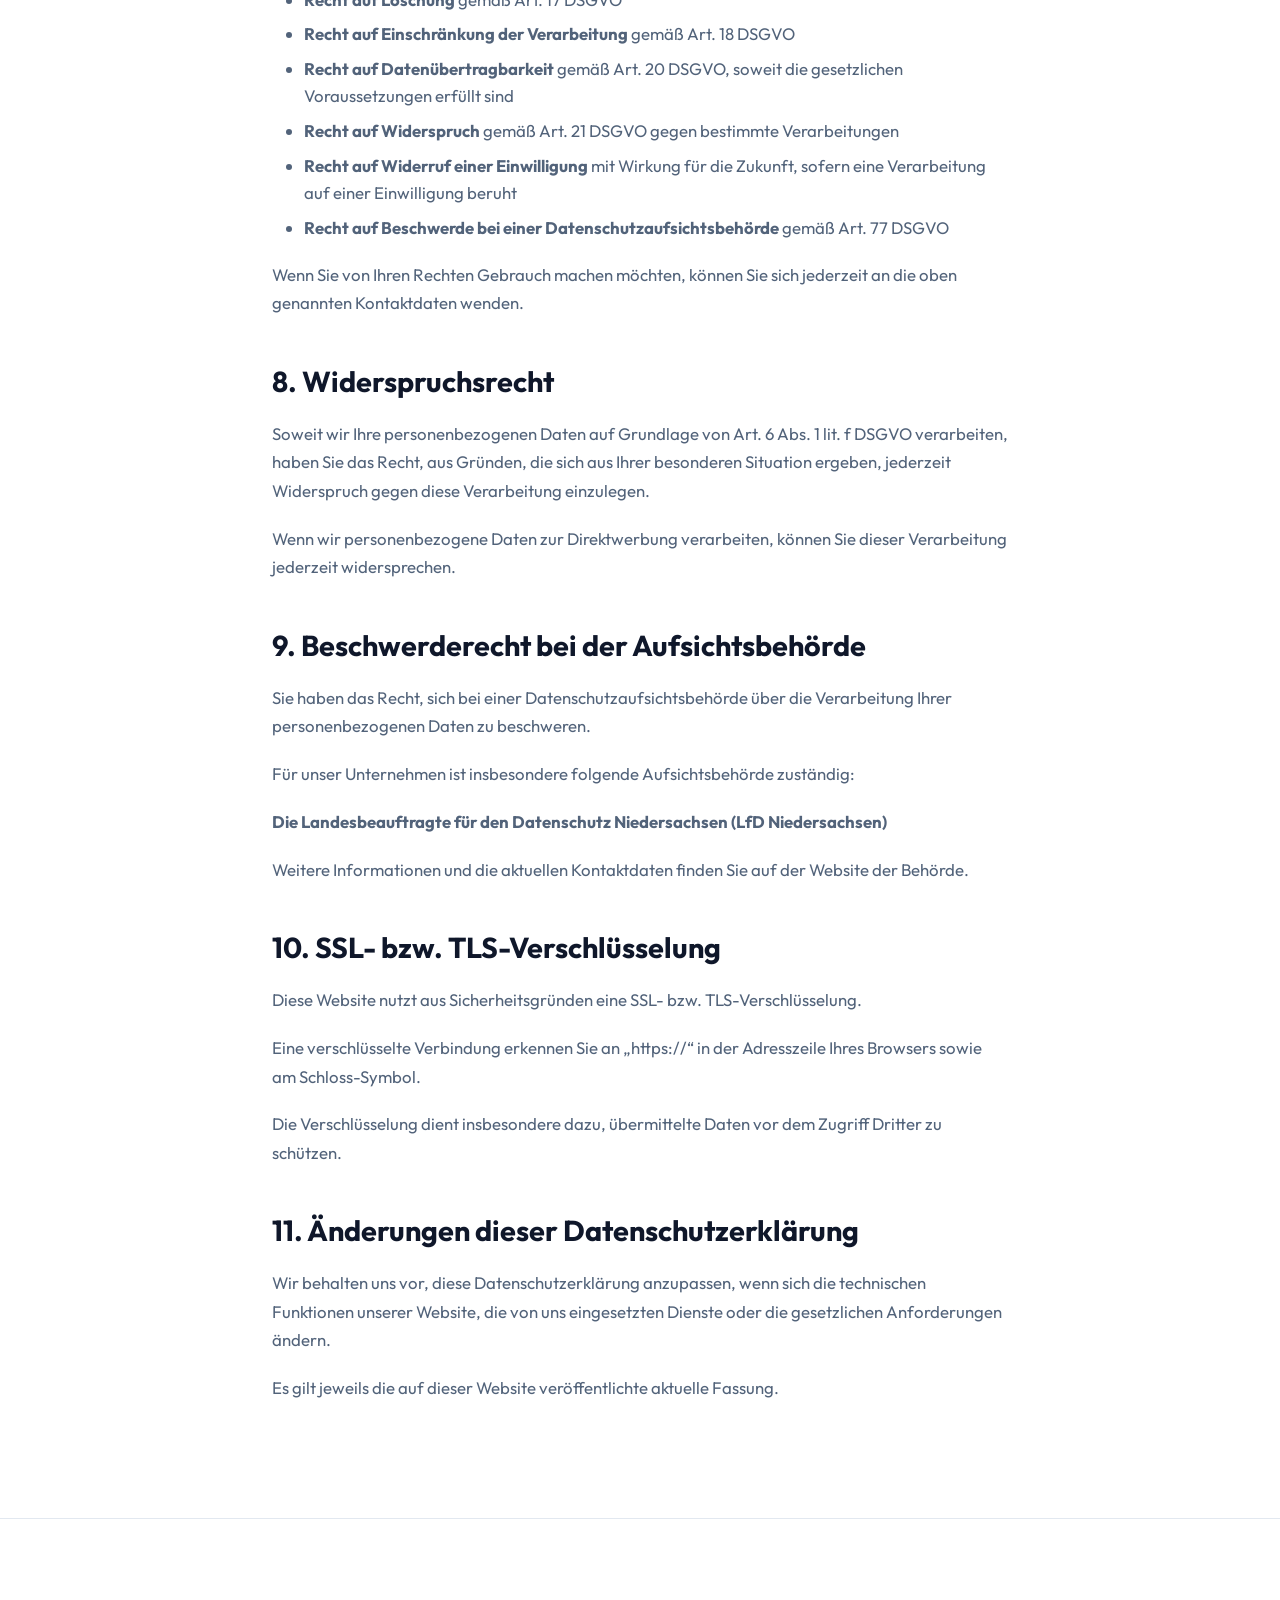
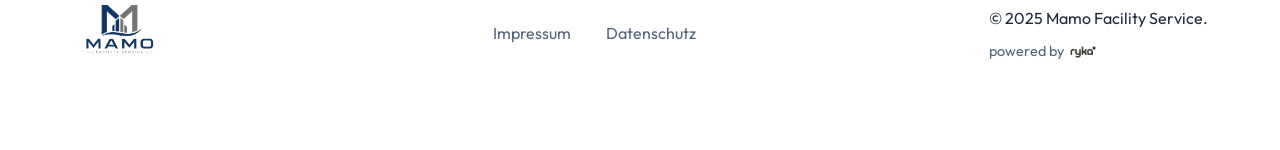
<file: datenschutz.html>
﻿<!DOCTYPE html>
<html lang="de">
<head>
    <meta charset="UTF-8">
    <meta name="viewport" content="width=device-width, initial-scale=1.0, viewport-fit=cover">
    <meta name="theme-color" content="#ffffff">
    <title>Datenschutzerklärung | Mamo Facility Service</title>
    <link rel="preconnect" href="https://fonts.googleapis.com">
    <link rel="preconnect" href="https://fonts.gstatic.com" crossorigin>
    <link href="https://fonts.googleapis.com/css2?family=Outfit:wght@300;400;600;700&display=swap" rel="stylesheet">
    <link rel="stylesheet" href="style.css?v=1.3">
    <style>
        .legal-text h2 {
            font-size: 1.8rem;
            margin-top: 2.5rem;
            margin-bottom: 1rem;
            color: var(--primary);
        }
        .legal-text h3 {
            font-size: 1.3rem;
            margin-top: 1.8rem;
            margin-bottom: 0.8rem;
            color: var(--primary);
        }
        .legal-text p {
            margin-bottom: 1.2rem;
            color: var(--text-light);
            font-size: 1.05rem;
            line-height: 1.7;
        }
        .legal-text ul {
            margin-bottom: 1.2rem;
            padding-left: 2rem;
            color: var(--text-light);
        }
        .legal-text li {
            margin-bottom: 0.5rem;
            font-size: 1.05rem;
        }
        .legal-text a {
            color: var(--secondary);
            text-decoration: none;
            transition: var(--transition);
        }
        .legal-text a:hover {
            opacity: 0.8;
            text-decoration: underline;
        }
    </style>
    <link rel="icon" href="favicon.ico" type="image/x-icon">
    <link rel="shortcut icon" href="favicon.ico" type="image/x-icon">
    <link rel="icon" href="assets/favicon-48x48.png" sizes="48x48" type="image/png">
    <link rel="icon" href="assets/favicon-96x96.png" sizes="96x96" type="image/png">
    <link rel="icon" href="assets/favicon-192x192.png" sizes="192x192" type="image/png">
    <link rel="apple-touch-icon" href="assets/favicon-192x192.png">
</head>
<body>
    <a href="#main-content" class="skip-link">Zum Inhalt springen</a>
    <header id="main-header" class="scrolled">
        <nav class="container">
            <a href="index.html" class="logo" style="text-decoration:none; color:var(--text);">
                <img src="assets/logoneu1.png" alt="Mamo Facility Service Logo" class="logo-img">
                <span class="logo-text">Mamo <span>Facility Service</span></span>
            </a>
            <button class="hamburger" id="hamburger-btn" aria-label="Menü öffnen">
                <span></span>
                <span></span>
                <span></span>
            </button>
            <div class="nav-links" id="nav-links">
                <a href="about.html">Über uns</a>
                <a href="reviews.html">Bewertungen</a>
                <a href="contact.html">Kontakt</a>
                <a href="faq.html">FAQ</a>
                <a href="contact.html" class="btn-cta nav-cta">Kostenfreies Angebot</a>
            </div>
        </nav>
    </header>

    <main id="main-content">
        <section class="sub-hero bg-dark">
            <div class="container">
                <h1>Datenschutzerklärung</h1>
                <p>Informationen über die Erhebung und Verarbeitung Ihrer personenbezogenen Daten.</p>
            </div>
        </section>

        <section class="container" style="padding: 6rem 2rem; max-width: 800px; margin: 0 auto;">
            <div class="legal-text">
                <h2>1. Datenschutz auf einen Blick</h2>
                <h3>Verantwortlicher</h3>
                <p>Verantwortlich für die Verarbeitung personenbezogener Daten auf dieser Website ist:</p>
                <p>
                    <strong>Mamo Facility Service</strong><br>
                    Inhaber: Duraid Mamo<br>
                    Alter Ziegelhof 3<br>
                    49377 Vechta
                </p>
                <p>
                    Telefon: 0172 7685602<br>
                    E-Mail: <a href="mailto:info@mamo-fresh.com">info@mamo-fresh.com</a>
                </p>

                <h3>Welche Daten verarbeiten wir?</h3>
                <p>Beim Besuch unserer Website können technische Daten verarbeitet werden, die für die Bereitstellung und Sicherheit der Website erforderlich sind. Dazu können insbesondere die IP-Adresse, Informationen zum verwendeten Browser, Betriebssystem sowie Datum und Uhrzeit des Zugriffs gehören.</p>
                <p>Darüber hinaus verarbeiten wir personenbezogene Daten, die Sie uns freiwillig über unser Kontaktformular, per E-Mail, telefonisch oder über WhatsApp mitteilen.</p>
                <p>Wir verwenden auf dieser Website nach unserem derzeitigen Kenntnisstand keine Analyse- oder Trackingdienste zu Werbe- oder Marketingzwecken.</p>

                 <h2>2. Hosting der Website</h2>
                <p>Unsere Website wird über <strong>Vercel</strong> gehostet, einen Dienst der Vercel Inc., 340 S Lemon Ave #4133, Walnut, CA 91789, USA.</p>
                <p>Beim Aufruf unserer Website können durch Vercel technische Zugriffsdaten, insbesondere die IP-Adresse, Informationen zum verwendeten Webbrowser, Betriebssystem sowie Datum und Uhrzeit des Aufrufs verarbeitet und in Protokolldateien (Logfiles) gespeichert werden. Dies dient der sicheren und zuverlässigen Bereitstellung der Website sowie der Fehleranalyse und Abwehr von Cyberangriffen.</p>
                <p>Die Verarbeitung erfolgt auf Grundlage von Art. 6 Abs. 1 lit. f DSGVO. Unser berechtigtes Interesse besteht in der sicheren, stabilen und funktionsfähigen Bereitstellung unserer Website.</p>
                <p>Die Übermittlung von Daten in die USA ist möglich. Vercel Inc. ist unter dem EU-US Data Privacy Framework zertifiziert, wodurch ein angemessenes Datenschutzniveau gewährleistet wird.</p>
                <p>Weitere Informationen zur Verarbeitung personenbezogener Daten durch Vercel finden Sie in der Datenschutzerklärung von Vercel unter <a href="https://vercel.com/legal/privacy-policy" target="_blank" rel="noopener noreferrer">https://vercel.com/legal/privacy-policy</a>.</p>

                <h2>3. Kontaktformular über Web3Forms</h2>
                <p>Auf unserer Website bieten wir ein Kontaktformular an, über das Sie uns beispielsweise eine Anfrage für ein Angebot senden können.</p>
                <p>Für die technische Übermittlung der über das Kontaktformular eingegebenen Daten nutzen wir <strong>Web3Forms</strong>.</p>
                <p>Wenn Sie das Kontaktformular absenden, werden die von Ihnen eingegebenen Daten an Web3Forms übermittelt und anschließend an die von uns hinterlegte E-Mail-Adresse weitergeleitet.</p>
                <p>Dabei können insbesondere folgende Daten verarbeitet werden:</p>
                <ul>
                    <li>Name</li>
                    <li>E-Mail-Adresse</li>
                    <li>Telefonnummer, sofern Sie diese angeben</li>
                    <li>Inhalt Ihrer Nachricht</li>
                    <li>weitere Angaben, die Sie freiwillig über das Kontaktformular übermitteln</li>
                </ul>
                <p>Die Verarbeitung erfolgt zur Bearbeitung Ihrer Anfrage, zur Kontaktaufnahme mit Ihnen sowie gegebenenfalls zur Erstellung eines Angebots.</p>
                <p>Rechtsgrundlage ist Art. 6 Abs. 1 lit. b DSGVO, sofern Ihre Anfrage auf die Vorbereitung eines Vertrags oder auf vorvertragliche Maßnahmen gerichtet ist. In anderen Fällen erfolgt die Verarbeitung auf Grundlage unseres berechtigten Interesses gemäß Art. 6 Abs. 1 lit. f DSGVO an der Bearbeitung und Beantwortung von Anfragen.</p>
                <p>Die von Ihnen über das Kontaktformular eingegebenen Daten werden von uns nicht auf einem eigenen Webserver gespeichert. Die Daten können jedoch bei Web3Forms sowie anschließend in unserem E-Mail-System verarbeitet und gespeichert werden.</p>
                <p>Nach Angaben von Web3Forms werden Formulareinsendungen im kostenlosen Tarif für einen begrenzten Zeitraum gespeichert und anschließend gelöscht. Die jeweils aktuellen Informationen zur Speicherung und Verarbeitung durch Web3Forms finden Sie in deren Datenschutzerklärung.</p>
                <p>Wir speichern die bei uns eingegangenen Anfragen nur so lange, wie dies für die Bearbeitung der Anfrage erforderlich ist. Kommt es anschließend zu einem Vertragsverhältnis, können gesetzliche Aufbewahrungspflichten eine längere Speicherung erforderlich machen.</p>

                <h2>4. Kontaktaufnahme per E-Mail oder Telefon</h2>
                <p>Wenn Sie uns per E-Mail oder telefonisch kontaktieren, verarbeiten wir die von Ihnen mitgeteilten personenbezogenen Daten.</p>
                <p>Dabei können insbesondere Ihr Name, Ihre Kontaktdaten und der Inhalt Ihrer Anfrage verarbeitet werden.</p>
                <p>Die Verarbeitung erfolgt zur Bearbeitung Ihrer Anfrage, zur Kontaktaufnahme mit Ihnen, zur Erstellung eines Angebots und gegebenenfalls zur Vorbereitung oder Durchführung eines Vertrags.</p>
                <p>Rechtsgrundlage ist Art. 6 Abs. 1 lit. b DSGVO, soweit die Kontaktaufnahme der Vorbereitung eines Vertrags oder der Durchführung vorvertraglicher Maßnahmen dient. In anderen Fällen erfolgt die Verarbeitung auf Grundlage unseres berechtigten Interesses gemäß Art. 6 Abs. 1 lit. f DSGVO.</p>
                <p>Eine Weitergabe Ihrer Daten erfolgt nur, wenn hierfür eine datenschutzrechtliche Rechtsgrundlage besteht, die Weitergabe zur Bearbeitung Ihrer Anfrage erforderlich ist oder eine gesetzliche Verpflichtung hierzu besteht.</p>
                <p>Wir speichern die im Rahmen einer Anfrage übermittelten Daten nur so lange, wie dies für die Bearbeitung der Anfrage erforderlich ist. Gesetzliche Aufbewahrungspflichten bleiben unberührt.</p>

                <h2>5. Kontaktaufnahme über WhatsApp</h2>
                <p>Sie können uns freiwillig auch über <strong>WhatsApp</strong> kontaktieren.</p>
                <p>Bei einer Kontaktaufnahme über WhatsApp können insbesondere Ihre Telefonnummer, Ihr Name sowie der Inhalt Ihrer Nachrichten verarbeitet werden.</p>
                <p>Die Verarbeitung der von Ihnen an uns übermittelten Daten erfolgt zur Bearbeitung Ihrer Anfrage, zur Kontaktaufnahme, zur Erstellung eines Angebots und gegebenenfalls zur Vorbereitung oder Durchführung eines Vertrags.</p>
                <p>Anbieter des Dienstes ist WhatsApp Ireland Limited, 4 Grand Canal Square, Grand Canal Harbour, Dublin 2, Irland.</p>
                <p>Bitte beachten Sie, dass WhatsApp bzw. verbundene Unternehmen von Meta personenbezogene Daten nach eigenen Datenschutzbestimmungen verarbeiten können. Dabei kann es insbesondere zu einer Verarbeitung oder Übermittlung personenbezogener Daten in Drittländer, einschließlich der USA, kommen.</p>
                <p>Auf die Verarbeitung personenbezogener Daten durch WhatsApp haben wir nur begrenzten Einfluss. Für die Nutzung von WhatsApp gelten zusätzlich die Datenschutzbestimmungen von WhatsApp.</p>
                <p>Die Nutzung von WhatsApp zur Kontaktaufnahme ist freiwillig. Sie können uns alternativ über unser Kontaktformular, per E-Mail oder telefonisch kontaktieren.</p>

                <h2>6. Speicherdauer</h2>
                <p>Wir speichern personenbezogene Daten grundsätzlich nur so lange, wie dies für den jeweiligen Zweck erforderlich ist.</p>
                <p>Wenn Sie uns eine Anfrage stellen, speichern wir die dabei übermittelten Daten grundsätzlich nur so lange, wie dies zur Bearbeitung Ihrer Anfrage erforderlich ist.</p>
                <p>Kommt es anschließend zu einem Vertragsverhältnis, können gesetzliche Aufbewahrungspflichten eine längere Speicherung erforderlich machen.</p>
                <p>Darüber hinaus können Daten gespeichert werden, soweit dies zur Geltendmachung, Ausübung oder Verteidigung von Rechtsansprüchen erforderlich ist.</p>

                <h2>7. Ihre Rechte</h2>
                <p>Sie haben nach Maßgabe der gesetzlichen Voraussetzungen insbesondere folgende Rechte:</p>
                <ul>
                    <li><strong>Recht auf Auskunft</strong> gemäß Art. 15 DSGVO</li>
                    <li><strong>Recht auf Berichtigung</strong> gemäß Art. 16 DSGVO</li>
                    <li><strong>Recht auf Löschung</strong> gemäß Art. 17 DSGVO</li>
                    <li><strong>Recht auf Einschränkung der Verarbeitung</strong> gemäß Art. 18 DSGVO</li>
                    <li><strong>Recht auf Datenübertragbarkeit</strong> gemäß Art. 20 DSGVO, soweit die gesetzlichen Voraussetzungen erfüllt sind</li>
                    <li><strong>Recht auf Widerspruch</strong> gemäß Art. 21 DSGVO gegen bestimmte Verarbeitungen</li>
                    <li><strong>Recht auf Widerruf einer Einwilligung</strong> mit Wirkung für die Zukunft, sofern eine Verarbeitung auf einer Einwilligung beruht</li>
                    <li><strong>Recht auf Beschwerde bei einer Datenschutzaufsichtsbehörde</strong> gemäß Art. 77 DSGVO</li>
                </ul>
                <p>Wenn Sie von Ihren Rechten Gebrauch machen möchten, können Sie sich jederzeit an die oben genannten Kontaktdaten wenden.</p>

                <h2>8. Widerspruchsrecht</h2>
                <p>Soweit wir Ihre personenbezogenen Daten auf Grundlage von Art. 6 Abs. 1 lit. f DSGVO verarbeiten, haben Sie das Recht, aus Gründen, die sich aus Ihrer besonderen Situation ergeben, jederzeit Widerspruch gegen diese Verarbeitung einzulegen.</p>
                <p>Wenn wir personenbezogene Daten zur Direktwerbung verarbeiten, können Sie dieser Verarbeitung jederzeit widersprechen.</p>

                <h2>9. Beschwerderecht bei der Aufsichtsbehörde</h2>
                <p>Sie haben das Recht, sich bei einer Datenschutzaufsichtsbehörde über die Verarbeitung Ihrer personenbezogenen Daten zu beschweren.</p>
                <p>Für unser Unternehmen ist insbesondere folgende Aufsichtsbehörde zuständig:</p>
                <p><strong>Die Landesbeauftragte für den Datenschutz Niedersachsen (LfD Niedersachsen)</strong></p>
                <p>Weitere Informationen und die aktuellen Kontaktdaten finden Sie auf der Website der Behörde.</p>

                <h2>10. SSL- bzw. TLS-Verschlüsselung</h2>
                <p>Diese Website nutzt aus Sicherheitsgründen eine SSL- bzw. TLS-Verschlüsselung.</p>
                <p>Eine verschlüsselte Verbindung erkennen Sie an „https://“ in der Adresszeile Ihres Browsers sowie am Schloss-Symbol.</p>
                <p>Die Verschlüsselung dient insbesondere dazu, übermittelte Daten vor dem Zugriff Dritter zu schützen.</p>

                <h2>11. Änderungen dieser Datenschutzerklärung</h2>
                <p>Wir behalten uns vor, diese Datenschutzerklärung anzupassen, wenn sich die technischen Funktionen unserer Website, die von uns eingesetzten Dienste oder die gesetzlichen Anforderungen ändern.</p>
                <p>Es gilt jeweils die auf dieser Website veröffentlichte aktuelle Fassung.</p>
            </div>
        </section>
    </main>

    <footer>
        <div class="container footer-content">
            <div class="footer-logo">
                <img src="assets/logoneu1.png" alt="Mamo Facility Service Logo">
            </div>
            <div class="footer-links">
                <a href="impressum.html">Impressum</a>
                <a href="datenschutz.html">Datenschutz</a>
            </div>
            <div class="copyright">
                &copy; 2025 Mamo Facility Service.
                <div style="margin-top: 8px; font-size: 0.9rem; color: var(--text-light);">
                    powered by <img src="assets/ryka-logo.jpg" alt="ryka" style="height: 14px; vertical-align: middle; margin-left: 2px;">
                </div>
            </div>
        </div>
    </footer>

    <script src="app.js"></script>
</body>
</html>
</file>
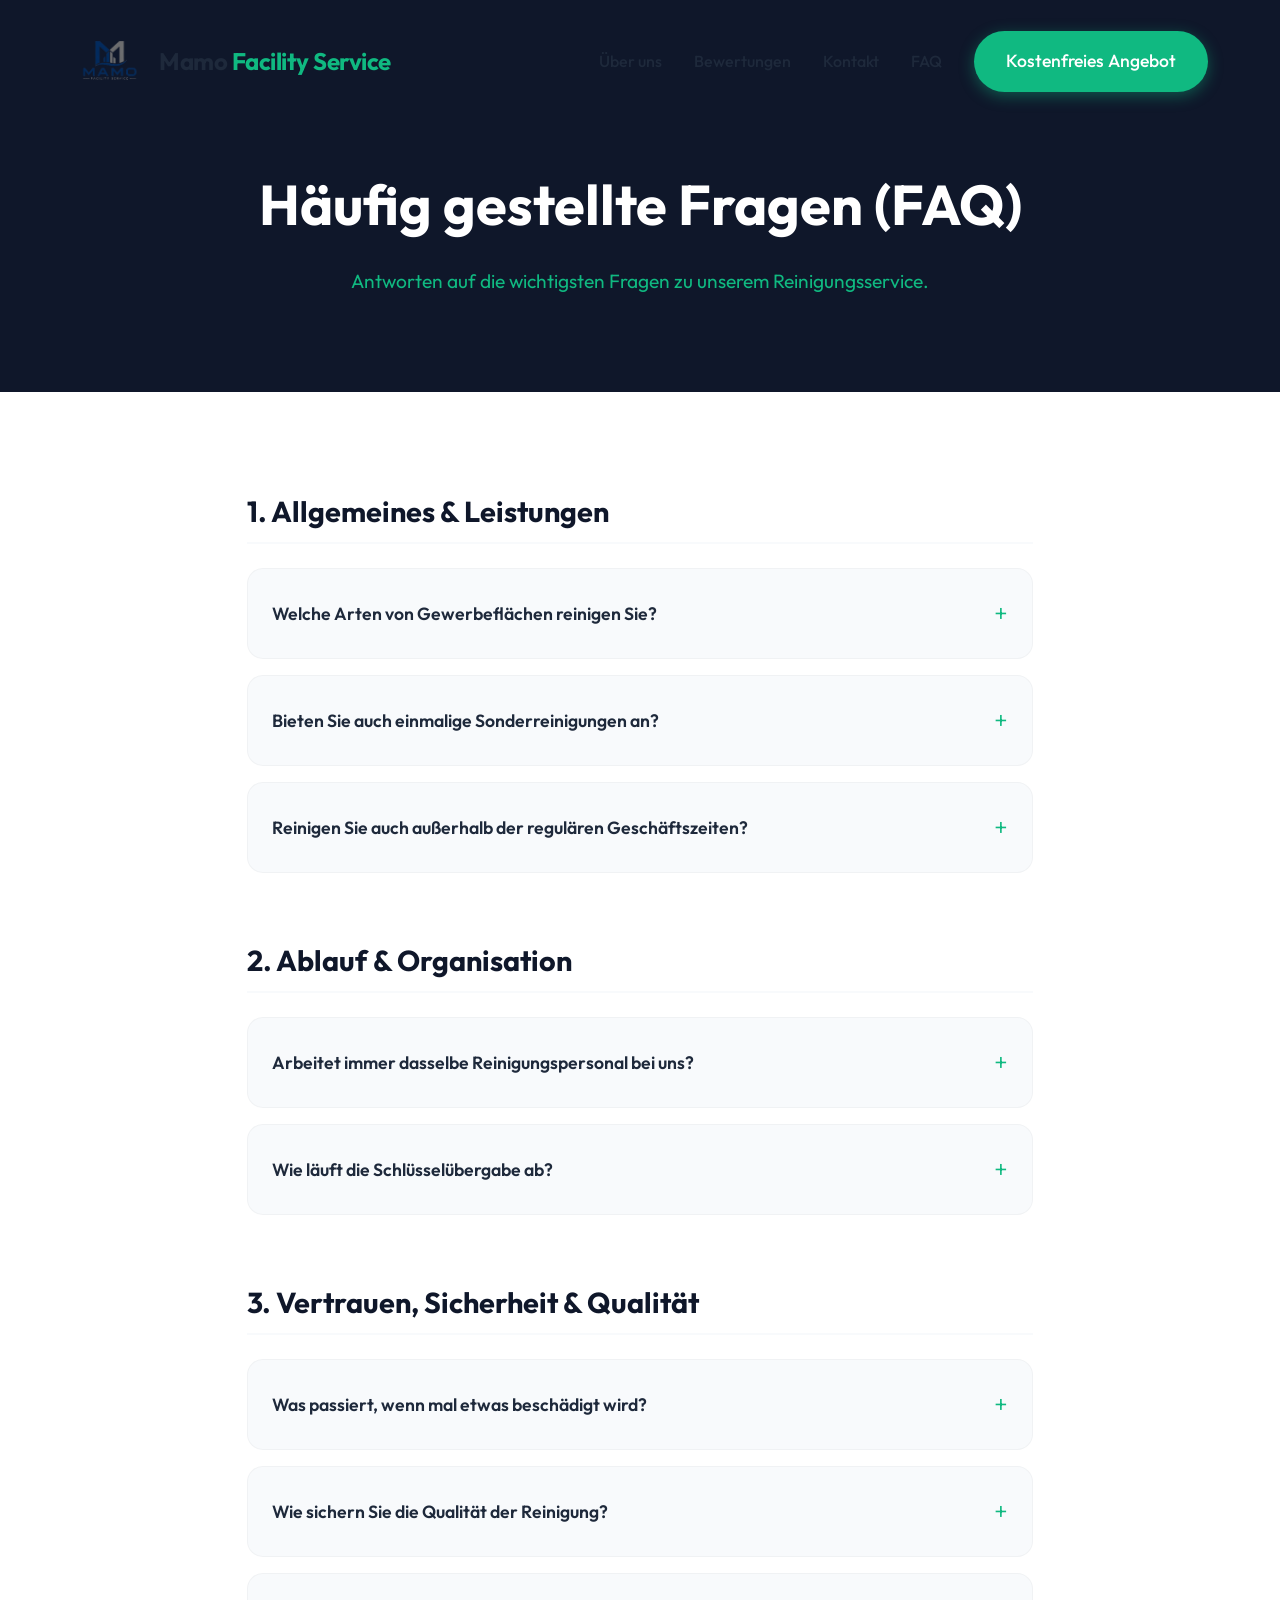
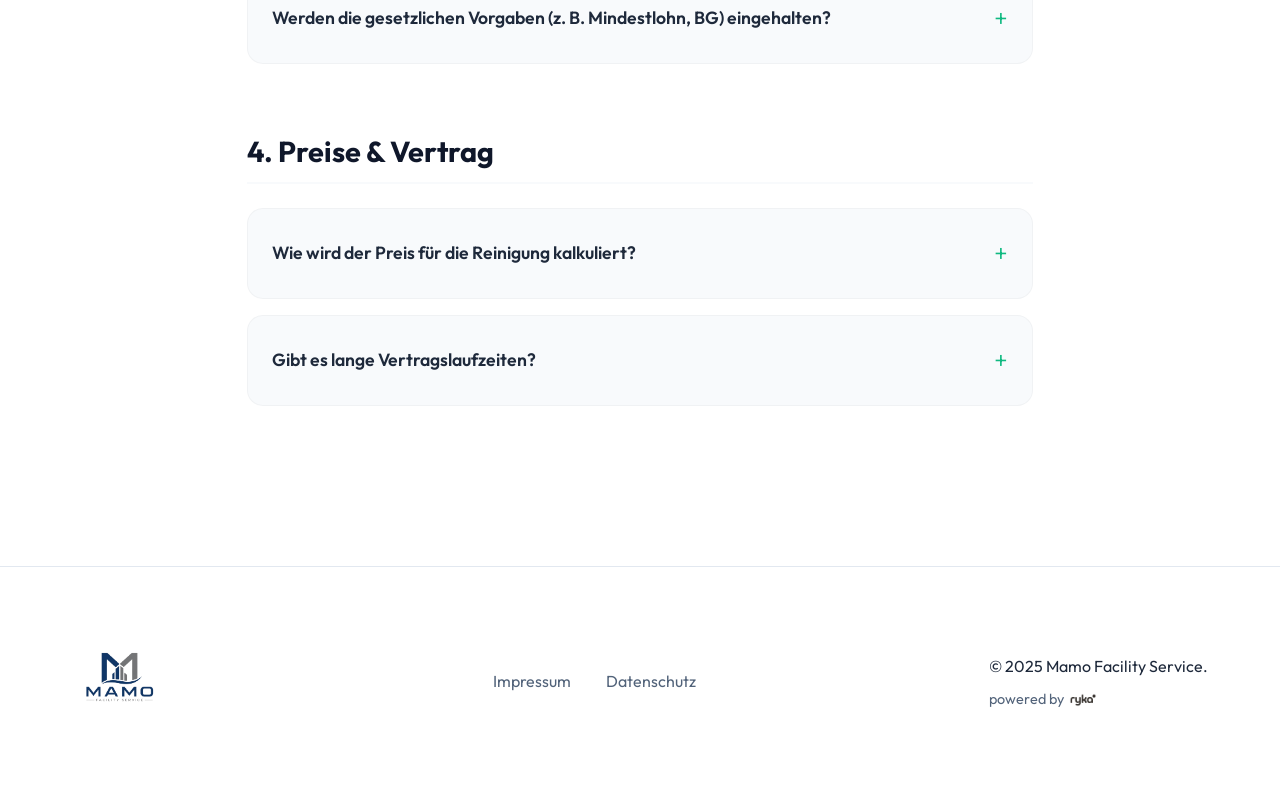
<file: faq.html>
﻿<!DOCTYPE html>
<html lang="de">
<head>
    <meta charset="UTF-8">
    <meta name="viewport" content="width=device-width, initial-scale=1.0, viewport-fit=cover">
    <meta name="theme-color" content="#ffffff">
    <title>FAQ | Mamo Facility Service</title>
    <link rel="preconnect" href="https://fonts.googleapis.com">
    <link rel="preconnect" href="https://fonts.gstatic.com" crossorigin>
    <link href="https://fonts.googleapis.com/css2?family=Outfit:wght@300;400;600;700&display=swap" rel="stylesheet">
    <link rel="stylesheet" href="style.css?v=1.3">
    <meta property="og:site_name" content="Mamo Facility Service">
    <meta property="og:title" content="FAQ | Mamo Facility Service">
    <meta property="og:type" content="website">
    <meta property="og:url" content="https://mamo-fresh.com/faq.html">
    <script type="application/ld+json">
    {
      "@context": "https://schema.org",
      "@type": "WebSite",
      "name": "Mamo Facility Service",
      "url": "https://mamo-fresh.com"
    }
    </script>
    <style>
        .faq-category {
            margin-bottom: 4rem;
        }
        .faq-category h2 {
            font-size: 1.8rem;
            color: var(--primary);
            margin-bottom: 1.5rem;
            border-bottom: 2px solid var(--surface);
            padding-bottom: 0.5rem;
        }
        .faq-item {
            background: var(--surface);
            border-radius: 16px;
            margin-bottom: 1rem;
            overflow: hidden;
            transition: var(--transition);
            border: 1px solid rgba(0, 0, 0, 0.03);
        }
        .faq-item[open] {
            background: var(--white);
            box-shadow: 0 10px 30px rgba(0, 0, 0, 0.05);
            border-color: rgba(16, 185, 129, 0.2);
        }
        .faq-item summary {
            padding: 1.5rem;
            font-weight: 600;
            font-size: 1.1rem;
            cursor: pointer;
            list-style: none;
            display: flex;
            justify-content: space-between;
            align-items: center;
            user-select: none;
            color: var(--text);
        }
        /* Hide default browser marker */
        .faq-item summary::-webkit-details-marker {
            display: none;
        }
        .faq-item summary::after {
            content: '+';
            font-size: 1.6rem;
            color: var(--secondary);
            transition: transform 0.3s ease;
            font-weight: 300;
        }
        .faq-item[open] summary::after {
            transform: rotate(45deg);
        }
        .faq-content {
            padding: 0 1.5rem 1.5rem;
            color: var(--text-light);
            line-height: 1.7;
            font-size: 1.05rem;
        }
    </style>
    <link rel="icon" href="favicon.ico" type="image/x-icon">
    <link rel="shortcut icon" href="favicon.ico" type="image/x-icon">
    <link rel="icon" href="assets/favicon-48x48.png" sizes="48x48" type="image/png">
    <link rel="icon" href="assets/favicon-96x96.png" sizes="96x96" type="image/png">
    <link rel="icon" href="assets/favicon-192x192.png" sizes="192x192" type="image/png">
    <link rel="apple-touch-icon" href="assets/favicon-192x192.png">
</head>
<body>
    <a href="#main-content" class="skip-link">Zum Inhalt springen</a>
    <header id="main-header" class="scrolled">
        <nav class="container">
            <a href="index.html" class="logo" style="text-decoration:none; color:var(--text);">
                <img src="assets/logoneu1.png" alt="Mamo Facility Service Logo" class="logo-img">
                <span class="logo-text">Mamo <span>Facility Service</span></span>
            </a>
            <button class="hamburger" id="hamburger-btn" aria-label="Menü öffnen">
                <span></span>
                <span></span>
                <span></span>
            </button>
            <div class="nav-links" id="nav-links">
                <a href="about.html">Über uns</a>
                <a href="reviews.html">Bewertungen</a>
                <a href="contact.html">Kontakt</a>
                <a href="faq.html">FAQ</a>
                <a href="contact.html" class="btn-cta nav-cta">Kostenfreies Angebot</a>
            </div>
        </nav>
    </header>

    <main id="main-content">
        <section class="sub-hero bg-dark">
            <div class="container">
                <h1>Häufig gestellte Fragen (FAQ)</h1>
                <p>Antworten auf die wichtigsten Fragen zu unserem Reinigungsservice.</p>
            </div>
        </section>

        <section id="faq-content" class="container" style="padding: 6rem 2rem; max-width: 850px; margin: 0 auto;">
            
            <!-- Category 1 -->
            <div class="faq-category">
                <h2>1. Allgemeines & Leistungen</h2>
                
                <details class="faq-item">
                    <summary>Welche Arten von Gewerbeflächen reinigen Sie?</summary>
                    <div class="faq-content">
                        <p>Wir reinigen eine Vielzahl von Objekten, unter anderem klassische Büro- und Gewerbeflächen, Einzelhandelsgeschäfte, Sport- und Fitnessstudios, medizinische Praxen sowie Kitas und Schulen. Jedes Objekt hat eigene Anforderungen, auf die wir uns flexibel einstellen.</p>
                    </div>
                </details>

                <details class="faq-item">
                    <summary>Bieten Sie auch einmalige Sonderreinigungen an?</summary>
                    <div class="faq-content">
                        <p>Ja. Neben der regelmäßigen Unterhaltsreinigung (z. B. wöchentlich oder täglich) können Sie uns auch für einmalige Einsätze buchen – etwa nach Renovierungen, für eine intensive Grundreinigung oder für die Glas- und Fensterreinigung.</p>
                    </div>
                </details>

                <details class="faq-item">
                    <summary>Reinigen Sie auch außerhalb der regulären Geschäftszeiten?</summary>
                    <div class="faq-content">
                        <p>Selbstverständlich. Um Ihren Betriebsablauf nicht zu stören, arbeiten wir hochflexibel. Die Reinigung kann frühmorgens vor Geschäftsöffnung, abends nach Feierabend oder am Wochenende erfolgen.</p>
                    </div>
                </details>
            </div>

            <!-- Category 2 -->
            <div class="faq-category">
                <h2>2. Ablauf & Organisation</h2>

                <details class="faq-item">
                    <summary>Arbeitet immer dasselbe Reinigungspersonal bei uns?</summary>
                    <div class="faq-content">
                        <p>Ja, wir setzen auf das Festpersonal-Prinzip. Für Ihr Objekt wird ein festes Team eingeteilt. Das schafft Vertrauen, sorgt für Konstanz in der Qualität und die Mitarbeiter kennen die spezifischen Gegebenheiten vor Ort nach kurzer Zeit in- und auswendig. Im Urlaubs- oder Krankheitsfall stellen wir eine qualifizierte Vertretung.</p>
                    </div>
                </details>

                <details class="faq-item">
                    <summary>Wie läuft die Schlüsselübergabe ab?</summary>
                    <div class="faq-content">
                        <p>Die Schlüsselübergabe wird vertraglich und haftungsrechtlich dokumentiert. Ihre Schlüssel werden bei uns absolut sicher und anonymisiert aufbewahrt. Alternativ reinigen wir natürlich auch während Ihrer Präsenzzeiten, sodass kein Schlüssel nötig ist.</p>
                    </div>
                </details>
            </div>

            <!-- Category 3 -->
            <div class="faq-category">
                <h2>3. Vertrauen, Sicherheit & Qualität</h2>

                <details class="faq-item">
                    <summary>Was passiert, wenn mal etwas beschädigt wird?</summary>
                    <div class="faq-content">
                        <p>Trotz größter Sorgfalt kann theoretisch mal ein Missgeschick passieren. Für diesen Fall ist unser Unternehmen umfassend haftpflichtversichert. Schäden werden von uns umgehend gemeldet und unkompliziert reguliert.</p>
                    </div>
                </details>

                <details class="faq-item">
                    <summary>Wie sichern Sie die Qualität der Reinigung?</summary>
                    <div class="faq-content">
                        <p>Qualität ist kein Zufall. Wir arbeiten mit festen Checklisten, die auf Ihr Objekt zugeschnitten sind. Zudem führen unsere Objektleiter regelmäßige, unangekündigte Qualitätskontrollen durch. Sie haben außerdem jederzeit einen festen Ansprechpartner für Feedback oder kurzfristige Änderungen.</p>
                    </div>
                </details>

                <details class="faq-item">
                    <summary>Werden die gesetzlichen Vorgaben (z. B. Mindestlohn, BG) eingehalten?</summary>
                    <div class="faq-content">
                        <p>Absolut. Als seriöser Fachbetrieb distanzieren wir uns von Schwarzarbeit und Lohndumping. Alle unsere Mitarbeiter sind ordnungsgemäß angemeldet, unfallversichert und werden fair nach Tarif bezahlt. Das gibt auch Ihnen als Auftraggeber rechtliche Sicherheit.</p>
                    </div>
                </details>
            </div>

            <!-- Category 4 -->
            <div class="faq-category">
                <h2>4. Preise & Vertrag</h2>

                <details class="faq-item">
                    <summary>Wie wird der Preis für die Reinigung kalkuliert?</summary>
                    <div class="faq-content">
                        <p>Der Preis richtet sich nach der Größe der Fläche, der Art der Nutzung, dem Verschmutzungsgrad und der gewünschten Häufigkeit. Nach einer kostenlosen Erstbesichtigung erstellen wir Ihnen ein unverbindliches, transparentes Festpreis-Angebot ohne versteckte Kosten.</p>
                    </div>
                </details>

                <details class="faq-item">
                    <summary>Gibt es lange Vertragslaufzeiten?</summary>
                    <div class="faq-content">
                        <p>Wir möchten Sie durch Leistung überzeugen, nicht durch Knebelverträge. Wir bieten flexible Vertragslaufzeiten mit fairen Kündigungsfristen an, die individuell im Servicevertrag vereinbart werden.</p>
                    </div>
                </details>
            </div>

        </section>
    </main>

    <footer>
        <div class="container footer-content">
            <div class="footer-logo">
                <img src="assets/logoneu1.png" alt="Mamo Facility Service Logo">
            </div>
            <div class="footer-links">
                <a href="impressum.html">Impressum</a>
                <a href="datenschutz.html">Datenschutz</a>
            </div>
            <div class="copyright">
                &copy; 2025 Mamo Facility Service.
                <div style="margin-top: 8px; font-size: 0.9rem; color: var(--text-light);">
                    powered by <img src="assets/ryka-logo.jpg" alt="ryka" style="height: 14px; vertical-align: middle; margin-left: 2px;">
                </div>
            </div>
        </div>
    </footer>
    <script src="app.js"></script>
</body>
</html>
</file>
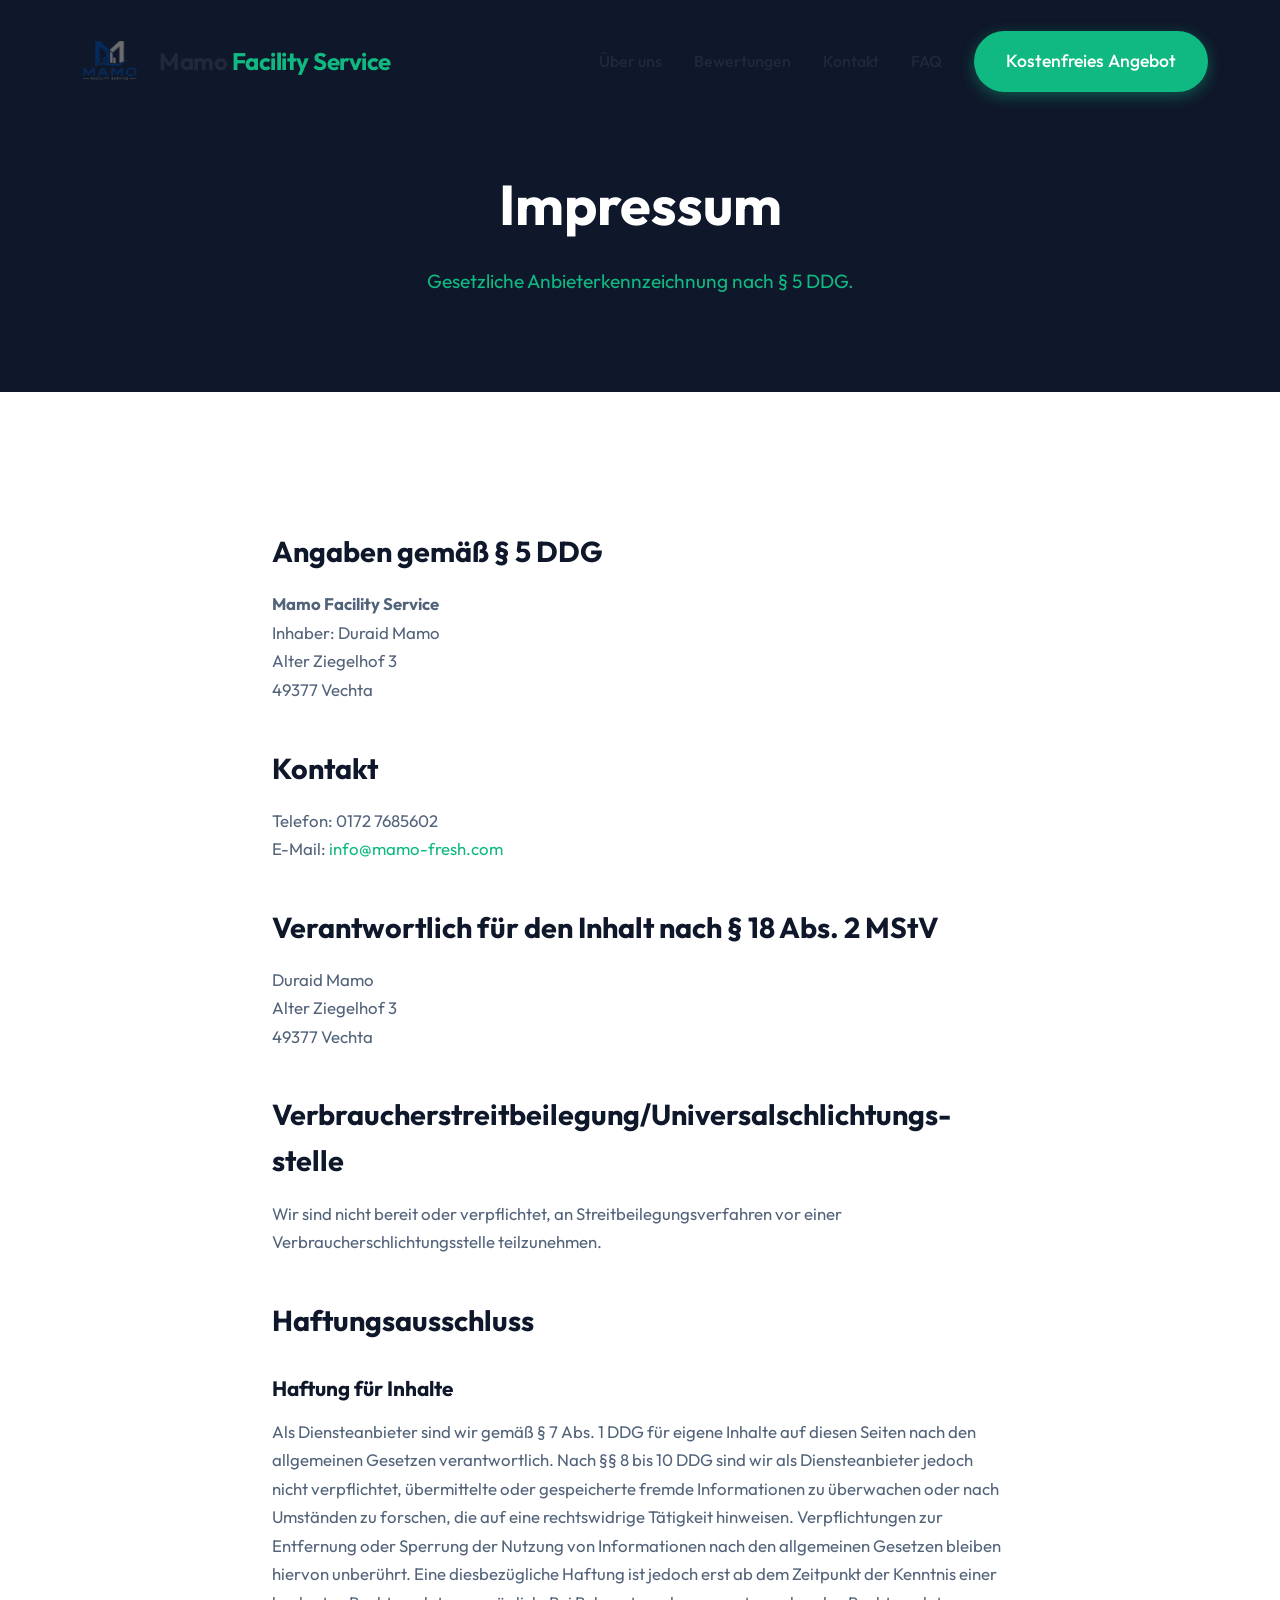
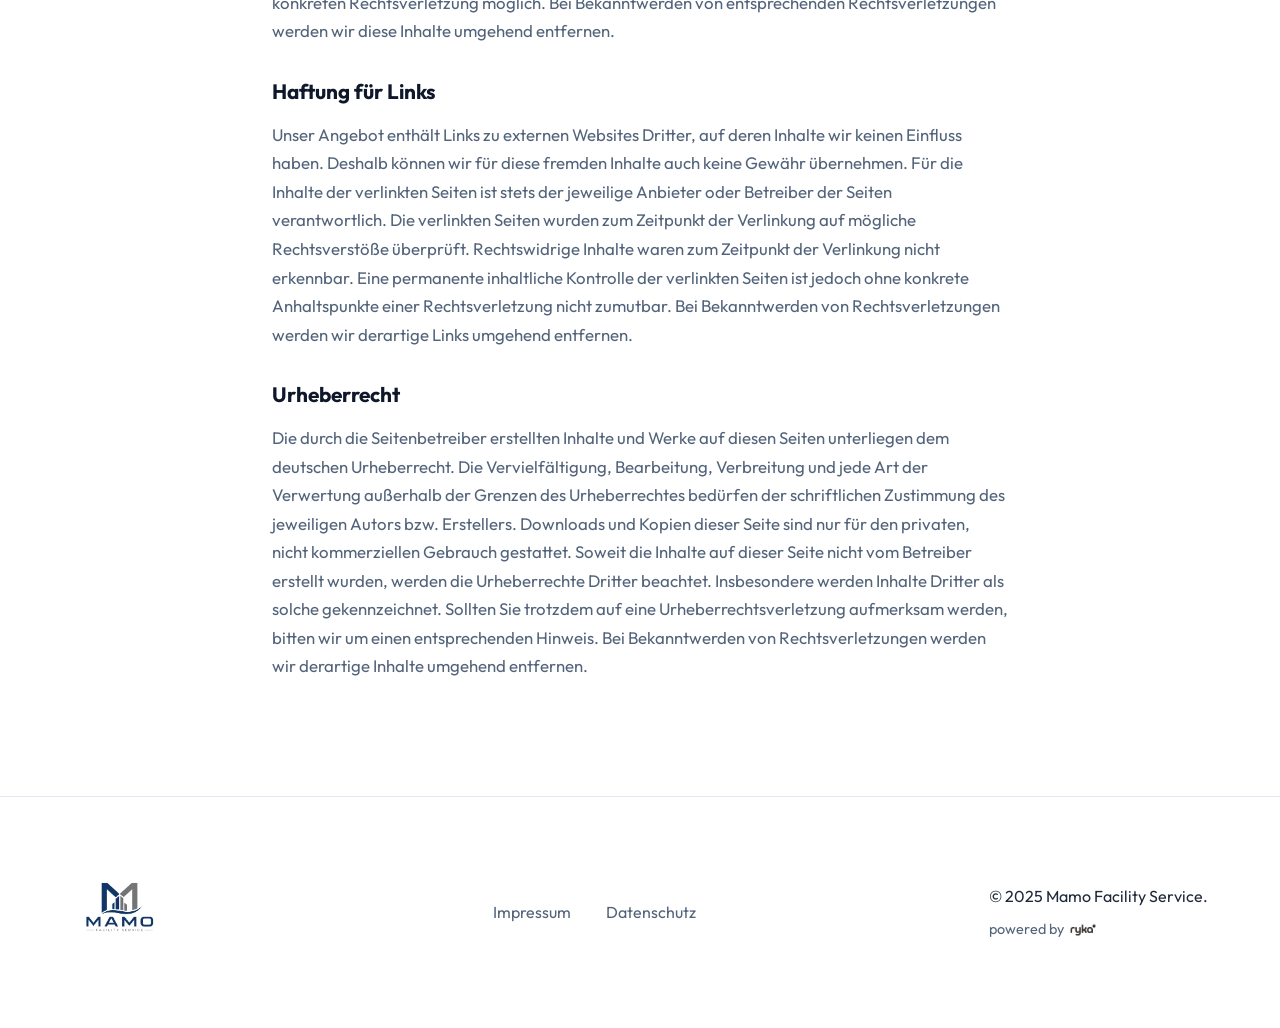
<file: impressum.html>
﻿<!DOCTYPE html>
<html lang="de">
<head>
    <meta charset="UTF-8">
    <meta name="viewport" content="width=device-width, initial-scale=1.0, viewport-fit=cover">
    <meta name="theme-color" content="#ffffff">
    <title>Impressum | Mamo Facility Service</title>
    <link rel="preconnect" href="https://fonts.googleapis.com">
    <link rel="preconnect" href="https://fonts.gstatic.com" crossorigin>
    <link href="https://fonts.googleapis.com/css2?family=Outfit:wght@300;400;600;700&display=swap" rel="stylesheet">
    <link rel="stylesheet" href="style.css?v=1.3">
    <style>
        .legal-text h2 {
            font-size: 1.8rem;
            margin-top: 2.5rem;
            margin-bottom: 1rem;
            color: var(--primary);
        }
        .legal-text h3 {
            font-size: 1.3rem;
            margin-top: 1.8rem;
            margin-bottom: 0.8rem;
            color: var(--primary);
        }
        .legal-text p {
            margin-bottom: 1.2rem;
            color: var(--text-light);
            font-size: 1.05rem;
            line-height: 1.7;
        }
        .legal-text a {
            color: var(--secondary);
            text-decoration: none;
            transition: var(--transition);
        }
        .legal-text a:hover {
            opacity: 0.8;
            text-decoration: underline;
        }
    </style>
    <link rel="icon" href="favicon.ico" type="image/x-icon">
    <link rel="shortcut icon" href="favicon.ico" type="image/x-icon">
    <link rel="icon" href="assets/favicon-48x48.png" sizes="48x48" type="image/png">
    <link rel="icon" href="assets/favicon-96x96.png" sizes="96x96" type="image/png">
    <link rel="icon" href="assets/favicon-192x192.png" sizes="192x192" type="image/png">
    <link rel="apple-touch-icon" href="assets/favicon-192x192.png">
</head>
<body>
    <a href="#main-content" class="skip-link">Zum Inhalt springen</a>
    <header id="main-header" class="scrolled">
        <nav class="container">
            <a href="index.html" class="logo" style="text-decoration:none; color:var(--text);">
                <img src="assets/logoneu1.png" alt="Mamo Facility Service Logo" class="logo-img">
                <span class="logo-text">Mamo <span>Facility Service</span></span>
            </a>
            <button class="hamburger" id="hamburger-btn" aria-label="Menü öffnen">
                <span></span>
                <span></span>
                <span></span>
            </button>
            <div class="nav-links" id="nav-links">
                <a href="about.html">Über uns</a>
                <a href="reviews.html">Bewertungen</a>
                <a href="contact.html">Kontakt</a>
                <a href="faq.html">FAQ</a>
                <a href="contact.html" class="btn-cta nav-cta">Kostenfreies Angebot</a>
            </div>
        </nav>
    </header>

    <main id="main-content">
        <section class="sub-hero bg-dark">
            <div class="container">
                <h1>Impressum</h1>
                <p>Gesetzliche Anbieterkennzeichnung nach § 5 DDG.</p>
            </div>
        </section>

        <section class="container" style="padding: 6rem 2rem; max-width: 800px; margin: 0 auto;">
            <div class="legal-text">
                <h2>Angaben gemäß § 5 DDG</h2>
                <p>
                    <strong>Mamo Facility Service</strong><br>
                    Inhaber: Duraid Mamo<br>
                    Alter Ziegelhof 3<br>
                    49377 Vechta
                </p>

                <h2>Kontakt</h2>
                <p>
                    Telefon: 0172 7685602<br>
                    E-Mail: <a href="mailto:info@mamo-fresh.com">info@mamo-fresh.com</a>
                </p>

                <h2>Verantwortlich für den Inhalt nach § 18 Abs. 2 MStV</h2>
                <p>
                    Duraid Mamo<br>
                    Alter Ziegelhof 3<br>
                    49377 Vechta
                </p>


                <h2>Verbraucher­streit­beilegung/Universal­schlichtungs­stelle</h2>
                <p>
                    Wir sind nicht bereit oder verpflichtet, an Streitbeilegungsverfahren vor einer Verbraucherschlichtungsstelle teilzunehmen.
                </p>

                <h2>Haftungsausschluss</h2>
                <h3>Haftung für Inhalte</h3>
                <p>
                    Als Diensteanbieter sind wir gemäß § 7 Abs. 1 DDG für eigene Inhalte auf diesen Seiten nach den allgemeinen Gesetzen verantwortlich. Nach §§ 8 bis 10 DDG sind wir als Diensteanbieter jedoch nicht verpflichtet, übermittelte oder gespeicherte fremde Informationen zu überwachen oder nach Umständen zu forschen, die auf eine rechtswidrige Tätigkeit hinweisen. Verpflichtungen zur Entfernung oder Sperrung der Nutzung von Informationen nach den allgemeinen Gesetzen bleiben hiervon unberührt. Eine diesbezügliche Haftung ist jedoch erst ab dem Zeitpunkt der Kenntnis einer konkreten Rechtsverletzung möglich. Bei Bekanntwerden von entsprechenden Rechtsverletzungen werden wir diese Inhalte umgehend entfernen.
                </p>

                <h3>Haftung für Links</h3>
                <p>
                    Unser Angebot enthält Links zu externen Websites Dritter, auf deren Inhalte wir keinen Einfluss haben. Deshalb können wir für diese fremden Inhalte auch keine Gewähr übernehmen. Für die Inhalte der verlinkten Seiten ist stets der jeweilige Anbieter oder Betreiber der Seiten verantwortlich. Die verlinkten Seiten wurden zum Zeitpunkt der Verlinkung auf mögliche Rechtsverstöße überprüft. Rechtswidrige Inhalte waren zum Zeitpunkt der Verlinkung nicht erkennbar. Eine permanente inhaltliche Kontrolle der verlinkten Seiten ist jedoch ohne konkrete Anhaltspunkte einer Rechtsverletzung nicht zumutbar. Bei Bekanntwerden von Rechtsverletzungen werden wir derartige Links umgehend entfernen.
                </p>

                <h3>Urheberrecht</h3>
                <p>
                    Die durch die Seitenbetreiber erstellten Inhalte und Werke auf diesen Seiten unterliegen dem deutschen Urheberrecht. Die Vervielfältigung, Bearbeitung, Verbreitung und jede Art der Verwertung außerhalb der Grenzen des Urheberrechtes bedürfen der schriftlichen Zustimmung des jeweiligen Autors bzw. Erstellers. Downloads und Kopien dieser Seite sind nur für den privaten, nicht kommerziellen Gebrauch gestattet. Soweit die Inhalte auf dieser Seite nicht vom Betreiber erstellt wurden, werden die Urheberrechte Dritter beachtet. Insbesondere werden Inhalte Dritter als solche gekennzeichnet. Sollten Sie trotzdem auf eine Urheberrechtsverletzung aufmerksam werden, bitten wir um einen entsprechenden Hinweis. Bei Bekanntwerden von Rechtsverletzungen werden wir derartige Inhalte umgehend entfernen.
                </p>
            </div>
        </section>
    </main>

    <footer>
        <div class="container footer-content">
            <div class="footer-logo">
                <img src="assets/logoneu1.png" alt="Mamo Facility Service Logo">
            </div>
            <div class="footer-links">
                <a href="impressum.html">Impressum</a>
                <a href="datenschutz.html">Datenschutz</a>
            </div>
            <div class="copyright">
                &copy; 2025 Mamo Facility Service.
                <div style="margin-top: 8px; font-size: 0.9rem; color: var(--text-light);">
                    powered by <img src="assets/ryka-logo.jpg" alt="ryka" style="height: 14px; vertical-align: middle; margin-left: 2px;">
                </div>
            </div>
        </div>
    </footer>

    <script src="app.js"></script>
</body>
</html>
</file>
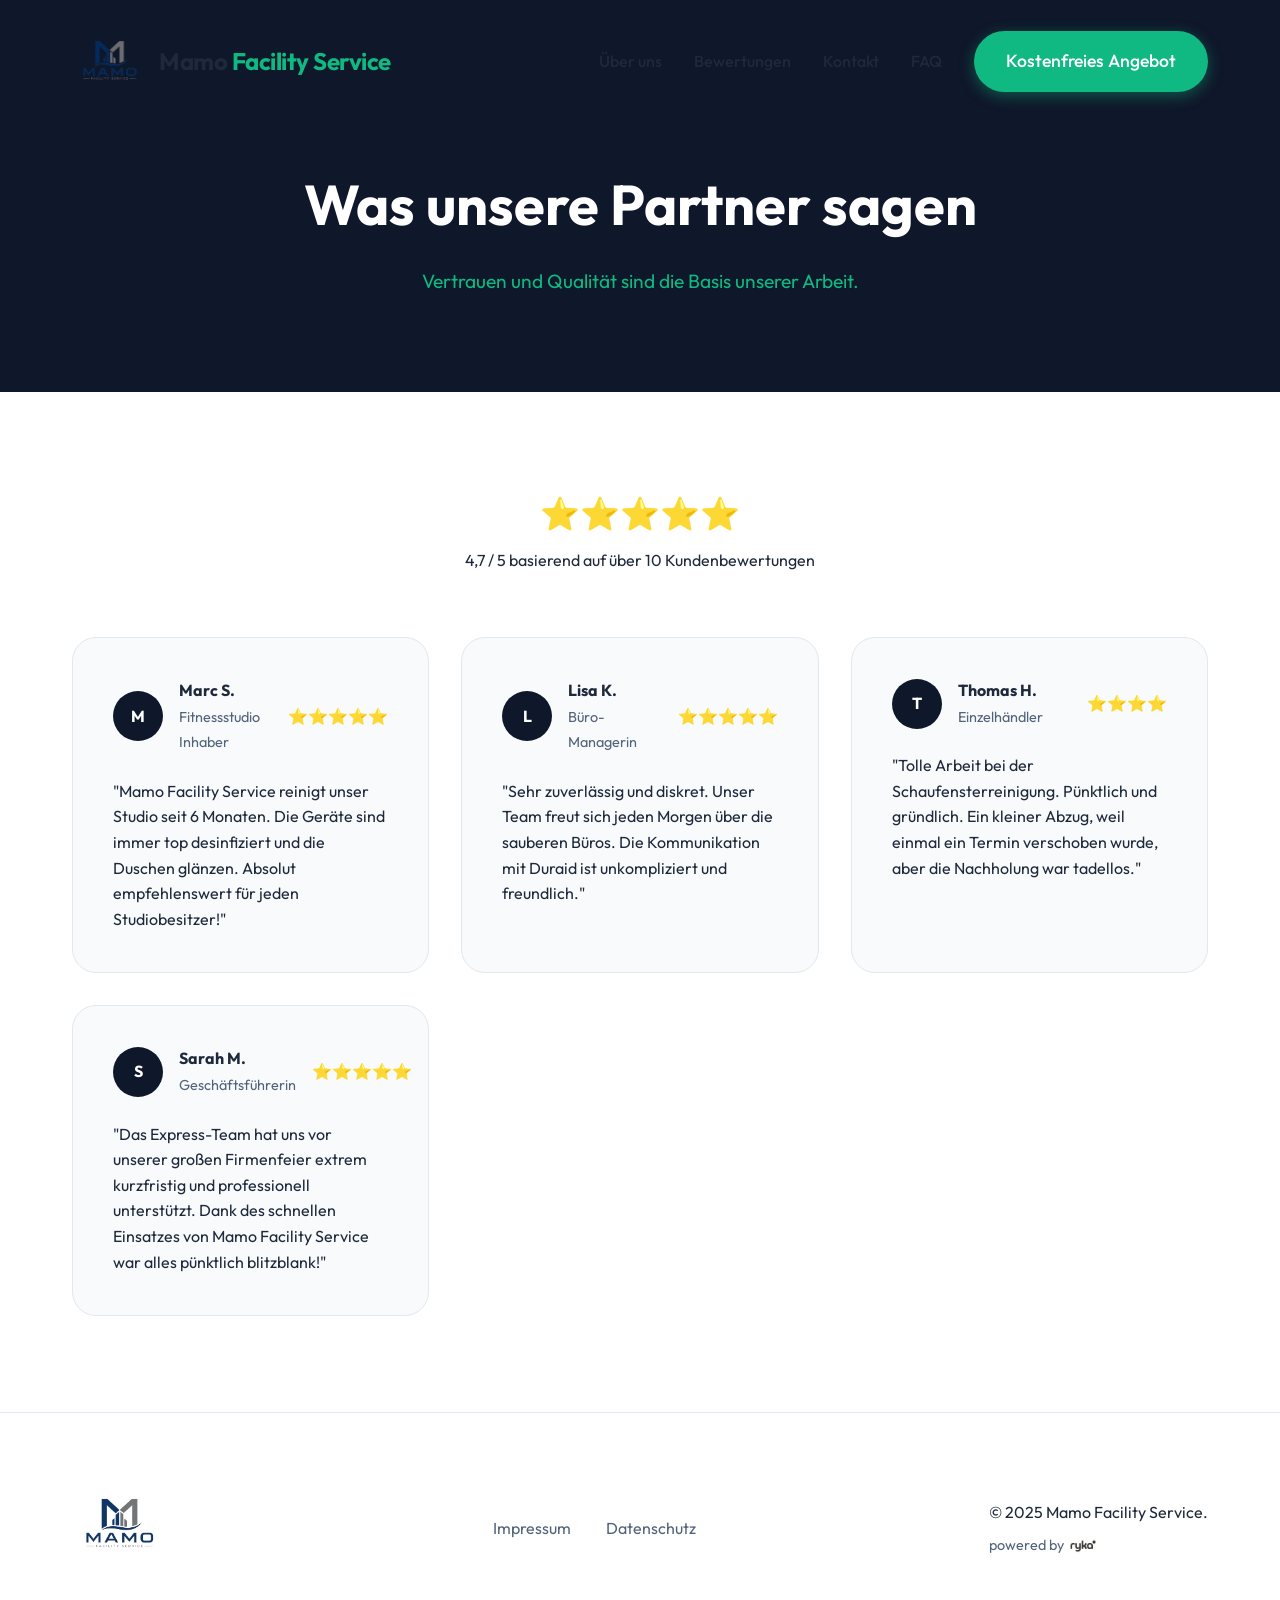
<file: reviews.html>
﻿<!DOCTYPE html>
<html lang="de">
<head>
    <meta charset="UTF-8">
    <meta name="viewport" content="width=device-width, initial-scale=1.0, viewport-fit=cover">
    <meta name="theme-color" content="#ffffff">
    <title>Bewertungen | Mamo Facility Service</title>
    <link rel="preconnect" href="https://fonts.googleapis.com">
    <link rel="preconnect" href="https://fonts.gstatic.com" crossorigin>
    <link href="https://fonts.googleapis.com/css2?family=Outfit:wght@300;400;600;700&display=swap" rel="stylesheet">
    <link rel="stylesheet" href="style.css?v=1.3">
    <meta property="og:site_name" content="Mamo Facility Service">
    <meta property="og:title" content="Bewertungen | Mamo Facility Service">
    <meta property="og:type" content="website">
    <meta property="og:url" content="https://mamo-fresh.com/reviews.html">
    <script type="application/ld+json">
    {
      "@context": "https://schema.org",
      "@type": "WebSite",
      "name": "Mamo Facility Service",
      "url": "https://mamo-fresh.com"
    }
    </script>
    <link rel="icon" href="favicon.ico" type="image/x-icon">
    <link rel="shortcut icon" href="favicon.ico" type="image/x-icon">
    <link rel="icon" href="assets/favicon-48x48.png" sizes="48x48" type="image/png">
    <link rel="icon" href="assets/favicon-96x96.png" sizes="96x96" type="image/png">
    <link rel="icon" href="assets/favicon-192x192.png" sizes="192x192" type="image/png">
    <link rel="apple-touch-icon" href="assets/favicon-192x192.png">
</head>
<body>
    <a href="#main-content" class="skip-link">Zum Inhalt springen</a>
    <header id="main-header" class="scrolled">
        <nav class="container">
            <a href="index.html" class="logo" style="text-decoration:none; color:var(--text);">
                <img src="assets/logoneu1.png" alt="Mamo Facility Service Logo" class="logo-img">
                <span class="logo-text">Mamo <span>Facility Service</span></span>
            </a>
            <button class="hamburger" id="hamburger-btn" aria-label="Menü öffnen">
                <span></span>
                <span></span>
                <span></span>
            </button>
            <div class="nav-links" id="nav-links">
                <a href="about.html">Über uns</a>
                <a href="reviews.html">Bewertungen</a>
                <a href="contact.html">Kontakt</a>
                <a href="faq.html">FAQ</a>
                <a href="contact.html" class="btn-cta nav-cta">Kostenfreies Angebot</a>
            </div>
        </nav>
    </header>

    <main id="main-content">
        <section class="sub-hero bg-dark">
            <div class="container">
                <h1>Was unsere Partner sagen</h1>
                <p>Vertrauen und Qualität sind die Basis unserer Arbeit.</p>
            </div>
        </section>

        <section id="reviews-wall" class="container">
            <div class="rating-summary">
                <div class="stars">⭐⭐⭐⭐⭐</div>
                <span>4,7 / 5 basierend auf über 10 Kundenbewertungen</span>
            </div>

            <div class="reviews-grid">
                <div class="review-card">
                    <div class="review-header">
                        <div class="avatar">M</div>
                        <div class="user-info">
                            <strong>Marc S.</strong>
                            <span>Fitnessstudio Inhaber</span>
                        </div>
                        <div class="review-stars">⭐⭐⭐⭐⭐</div>
                    </div>
                    <p>"Mamo Facility Service reinigt unser Studio seit 6 Monaten. Die Geräte sind immer top desinfiziert und die Duschen glänzen. Absolut empfehlenswert für jeden Studiobesitzer!"</p>
                </div>

                <div class="review-card">
                    <div class="review-header">
                        <div class="avatar">L</div>
                        <div class="user-info">
                            <strong>Lisa K.</strong>
                            <span>Büro-Managerin</span>
                        </div>
                        <div class="review-stars">⭐⭐⭐⭐⭐</div>
                    </div>
                    <p>"Sehr zuverlässig und diskret. Unser Team freut sich jeden Morgen über die sauberen Büros. Die Kommunikation mit Duraid ist unkompliziert und freundlich."</p>
                </div>

                <div class="review-card">
                    <div class="review-header">
                        <div class="avatar">T</div>
                        <div class="user-info">
                            <strong>Thomas H.</strong>
                            <span>Einzelhändler</span>
                        </div>
                        <div class="review-stars">⭐⭐⭐⭐</div>
                    </div>
                    <p>"Tolle Arbeit bei der Schaufensterreinigung. Pünktlich und gründlich. Ein kleiner Abzug, weil einmal ein Termin verschoben wurde, aber die Nachholung war tadellos."</p>
                </div>

                <div class="review-card">
                    <div class="review-header">
                        <div class="avatar">S</div>
                        <div class="user-info">
                            <strong>Sarah M.</strong>
                            <span>Geschäftsführerin</span>
                        </div>
                        <div class="review-stars">⭐⭐⭐⭐⭐</div>
                    </div>
                    <p>"Das Express-Team hat uns vor unserer großen Firmenfeier extrem kurzfristig und professionell unterstützt. Dank des schnellen Einsatzes von Mamo Facility Service war alles pünktlich blitzblank!"</p>
                </div>
            </div>
        </section>
    </main>

    <footer>
        <div class="container footer-content">
            <div class="footer-logo">
                <img src="assets/logoneu1.png" alt="Mamo Facility Service Logo">
            </div>
            <div class="footer-links">
                <a href="impressum.html">Impressum</a>
                <a href="datenschutz.html">Datenschutz</a>
            </div>
            <div class="copyright">
                &copy; 2025 Mamo Facility Service.
                <div style="margin-top: 8px; font-size: 0.9rem; color: var(--text-light);">
                    powered by <img src="assets/ryka-logo.jpg" alt="ryka" style="height: 14px; vertical-align: middle; margin-left: 2px;">
                </div>
            </div>
        </div>
    </footer>
    <script src="app.js"></script>
</body>
</html>
</file>
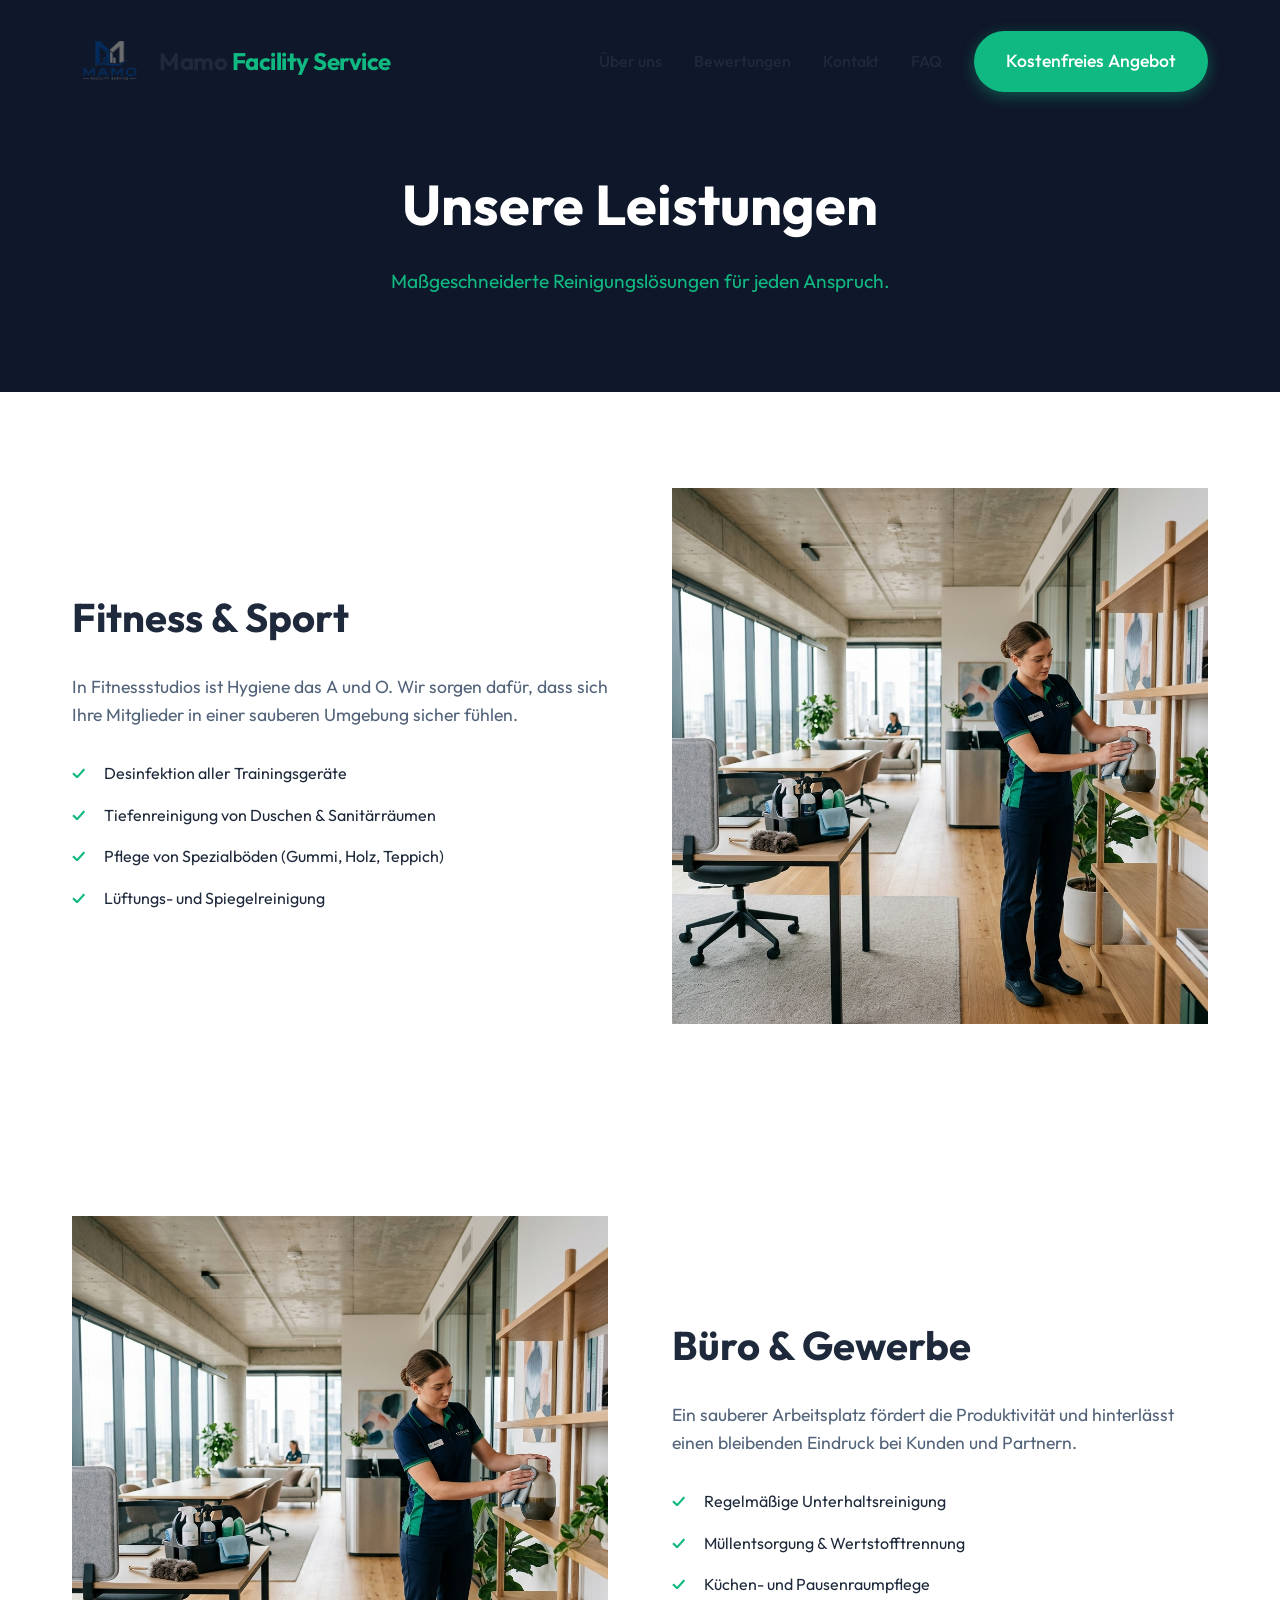
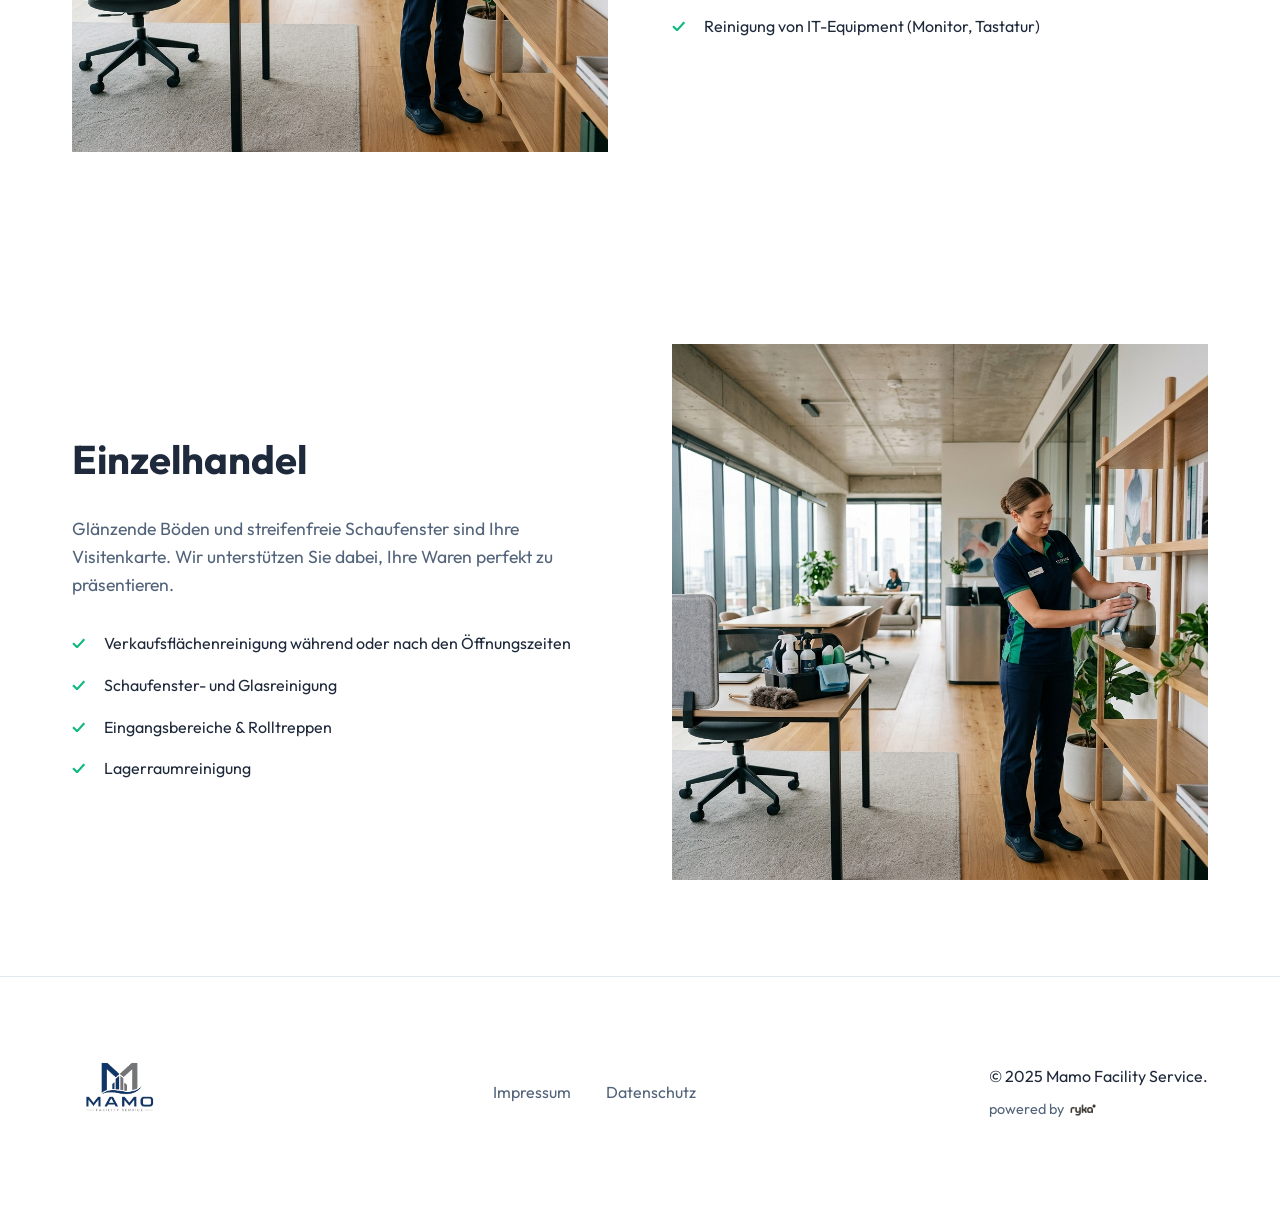
<file: services.html>
﻿<!DOCTYPE html>
<html lang="de">
<head>
    <meta charset="UTF-8">
    <meta name="viewport" content="width=device-width, initial-scale=1.0, viewport-fit=cover">
    <meta name="theme-color" content="#ffffff">
    <title>Leistungen | Mamo Facility Service</title>
    <link rel="preconnect" href="https://fonts.googleapis.com">
    <link rel="preconnect" href="https://fonts.gstatic.com" crossorigin>
    <link href="https://fonts.googleapis.com/css2?family=Outfit:wght@300;400;600;700&display=swap" rel="stylesheet">
    <link rel="stylesheet" href="style.css?v=1.3">
    <meta property="og:site_name" content="Mamo Facility Service">
    <meta property="og:title" content="Leistungen | Mamo Facility Service">
    <meta property="og:type" content="website">
    <meta property="og:url" content="https://mamo-fresh.com/services.html">
    <script type="application/ld+json">
    {
      "@context": "https://schema.org",
      "@type": "WebSite",
      "name": "Mamo Facility Service",
      "url": "https://mamo-fresh.com"
    }
    </script>
    <link rel="icon" href="favicon.ico" type="image/x-icon">
    <link rel="shortcut icon" href="favicon.ico" type="image/x-icon">
    <link rel="icon" href="assets/favicon-48x48.png" sizes="48x48" type="image/png">
    <link rel="icon" href="assets/favicon-96x96.png" sizes="96x96" type="image/png">
    <link rel="icon" href="assets/favicon-192x192.png" sizes="192x192" type="image/png">
    <link rel="apple-touch-icon" href="assets/favicon-192x192.png">
</head>
<body>
    <a href="#main-content" class="skip-link">Zum Inhalt springen</a>
    <header id="main-header" class="scrolled">
        <nav class="container">
            <a href="index.html" class="logo" style="text-decoration:none; color:var(--text);">
                <img src="assets/logoneu1.png" alt="Mamo Facility Service Logo" class="logo-img">
                <span class="logo-text">Mamo <span>Facility Service</span></span>
            </a>
            <button class="hamburger" id="hamburger-btn" aria-label="Menü öffnen">
                <span></span>
                <span></span>
                <span></span>
            </button>
            <div class="nav-links" id="nav-links">
                <a href="about.html">Über uns</a>
                <a href="reviews.html">Bewertungen</a>
                <a href="contact.html">Kontakt</a>
                <a href="faq.html">FAQ</a>
                <a href="contact.html" class="btn-cta nav-cta">Kostenfreies Angebot</a>
            </div>
        </nav>
    </header>

    <main id="main-content">
        <section class="sub-hero bg-dark">
            <div class="container">
                <h1>Unsere Leistungen</h1>
                <p>Maßgeschneiderte Reinigungslösungen für jeden Anspruch.</p>
            </div>
        </section>

        <section id="detailed-services" class="container">
            <div class="service-detail-block">
                <div class="service-text">
                    <h2>Fitness & Sport</h2>
                    <p>In Fitnessstudios ist Hygiene das A und O. Wir sorgen dafür, dass sich Ihre Mitglieder in einer sauberen Umgebung sicher fühlen.</p>
                    <ul>
                        <li>Desinfektion aller Trainingsgeräte</li>
                        <li>Tiefenreinigung von Duschen & Sanitärräumen</li>
                        <li>Pflege von Spezialböden (Gummi, Holz, Teppich)</li>
                        <li>Lüftungs- und Spiegelreinigung</li>
                    </ul>
                </div>
                <div class="service-image">
                    <img src="assets/cleaning.png" alt="Fitnessreinigung" class="img-responsive">
                </div>
            </div>

            <div class="service-detail-block reverse">
                <div class="service-text">
                    <h2>Büro & Gewerbe</h2>
                    <p>Ein sauberer Arbeitsplatz fördert die Produktivität und hinterlässt einen bleibenden Eindruck bei Kunden und Partnern.</p>
                    <ul>
                        <li>Regelmäßige Unterhaltsreinigung</li>
                        <li>Müllentsorgung & Wertstofftrennung</li>
                        <li>Küchen- und Pausenraumpflege</li>
                        <li>Reinigung von IT-Equipment (Monitor, Tastatur)</li>
                    </ul>
                </div>
                <div class="service-image">
                    <img src="assets/cleaning.png" alt="Büroreinigung" class="img-responsive">
                </div>
            </div>

            <div class="service-detail-block">
                <div class="service-text">
                    <h2>Einzelhandel</h2>
                    <p>Glänzende Böden und streifenfreie Schaufenster sind Ihre Visitenkarte. Wir unterstützen Sie dabei, Ihre Waren perfekt zu präsentieren.</p>
                    <ul>
                        <li>Verkaufsflächenreinigung während oder nach den Öffnungszeiten</li>
                        <li>Schaufenster- und Glasreinigung</li>
                        <li>Eingangsbereiche & Rolltreppen</li>
                        <li>Lagerraumreinigung</li>
                    </ul>
                </div>
                <div class="service-image">
                    <img src="assets/cleaning.png" alt="Einzelhandelreinigung" class="img-responsive">
                </div>
            </div>
        </section>
    </main>

    <footer>
        <div class="container footer-content">
            <div class="footer-logo">
                <img src="assets/logoneu1.png" alt="Mamo Facility Service Logo">
            </div>
            <div class="footer-links">
                <a href="impressum.html">Impressum</a>
                <a href="datenschutz.html">Datenschutz</a>
            </div>
            <div class="copyright">
                &copy; 2025 Mamo Facility Service.
                <div style="margin-top: 8px; font-size: 0.9rem; color: var(--text-light);">
                    powered by <img src="assets/ryka-logo.jpg" alt="ryka" style="height: 14px; vertical-align: middle; margin-left: 2px;">
                </div>
            </div>
        </div>
    </footer>
    <script src="app.js"></script>
</body>
</html>
</file>
<file: style.css>
:root {
    --primary: #0f172a;
    --secondary: #10b981;
    --accent: #3b82f6;
    --background: #ffffff;
    --surface: #f8fafc;
    --text: #1e293b;
    --text-light: #52637a; /* Darker slate gray for WCAG AA contrast compliance */
    --white: #ffffff;
    --transition: all 0.3s cubic-bezier(0.4, 0, 0.2, 1);
}

/* Skip Link for accessibility */
.skip-link {
    position: absolute;
    top: -100px;
    left: 1rem;
    background: var(--primary);
    color: var(--white) !important;
    padding: 0.8rem 1.5rem;
    z-index: 99999;
    transition: top 0.2s ease;
    text-decoration: none;
    font-weight: 600;
    border-bottom-left-radius: 8px;
    border-bottom-right-radius: 8px;
    box-shadow: 0 4px 12px rgba(0,0,0,0.15);
}

.skip-link:focus-visible {
    top: 0;
}

/* Focus indicator for keyboard accessibility */
a:focus-visible, 
button:focus-visible, 
select:focus-visible, 
input:focus-visible, 
textarea:focus-visible {
    outline: 3px solid var(--accent);
    outline-offset: 3px;
}

* {
    margin: 0;
    padding: 0;
    box-sizing: border-box;
}

html {
    scroll-behavior: smooth;
    background-color: var(--background);
}

body {
    font-family: 'Outfit', sans-serif;
    line-height: 1.6;
    color: var(--text);
    background-color: var(--background);
    overflow-x: hidden;
    /* iOS safe area support */
    padding-bottom: env(safe-area-inset-bottom);
}

.container {
    max-width: 1200px;
    margin: 0 auto;
    padding: 0 2rem;
}

/* Header & Nav */
header {
    position: fixed;
    top: 0;
    width: 100%;
    z-index: 1000;
    padding: 1.5rem 0;
    transition: var(--transition);
}

header.scrolled {
    background: rgba(255, 255, 255, 0.8);
    backdrop-filter: blur(10px);
    padding: 1rem 0;
    box-shadow: 0 4px 20px rgba(0,0,0,0.05);
}

nav {
    display: flex;
    justify-content: space-between;
    align-items: center;
}

.logo {
    display: inline-flex;
    align-items: center;
    gap: 0.75rem;
    font-size: 1.5rem;
    font-weight: 700;
    letter-spacing: -0.5px;
    transition: var(--transition);
}

.logo-text span {
    color: var(--secondary);
}

.logo-img {
    height: 75px;
    width: auto;
    object-fit: contain;
    transition: var(--transition);
}

header.scrolled .logo-img {
    height: 55px;
}

header.scrolled .logo {
    font-size: 1.3rem;
}

.nav-links {
    display: flex;
    gap: 2rem;
    align-items: center;
}

.nav-links a {
    text-decoration: none;
    color: var(--text);
    font-weight: 500;
    transition: var(--transition);
}

.nav-links a:hover {
    color: var(--secondary);
}

.hamburger {
    display: none;
    flex-direction: column;
    justify-content: space-around;
    width: 30px;
    height: 25px;
    background: transparent;
    border: none;
    cursor: pointer;
    padding: 0;
    z-index: 1000;
}

.hamburger span {
    width: 30px;
    height: 3px;
    background: var(--text);
    border-radius: 10px;
    transition: all 0.3s linear;
    position: relative;
    transform-origin: 1px;
}

.hamburger.active span:nth-child(1) {
    transform: rotate(45deg);
}

.hamburger.active span:nth-child(2) {
    opacity: 0;
}

.hamburger.active span:nth-child(3) {
    transform: rotate(-45deg);
}

.nav-cta {
    padding: 0.8rem 1.5rem;
    background-color: var(--secondary);
    color: var(--white);
    border-radius: 50px;
    box-shadow: 0 4px 15px rgba(16, 185, 129, 0.4);
    text-decoration: none;
}

.nav-cta:hover {
    transform: translateY(-2px);
    box-shadow: 0 6px 20px rgba(16, 185, 129, 0.6);
    color: var(--white) !important;
}

/* Buttons */
.btn-primary, .btn-cta {
    background: var(--primary);
    color: var(--white) !important;
    padding: 0.8rem 1.5rem;
    border-radius: 50px;
    font-weight: 600;
    text-decoration: none;
    transition: var(--transition);
    border: none;
    cursor: pointer;
    display: inline-block;
}

.btn-cta {
    background: var(--secondary);
    padding: 1rem 2rem;
    font-size: 1.1rem;
    text-decoration: none;
}

.btn-secondary {
    background: transparent;
    border: 2px solid var(--primary);
    color: var(--primary);
    padding: 1rem 2rem;
    border-radius: 50px;
    font-weight: 600;
    text-decoration: none;
    transition: var(--transition);
}

.btn-primary:hover, .btn-cta:hover {
    transform: translateY(-2px);
    box-shadow: 0 10px 20px rgba(0,0,0,0.1);
}

/* Hero Section */
#hero {
    height: 500vh; /* Increased to 500vh to slow down the 161 desktop frames and make scrolling less sensitive */
    position: relative;
}

.animation-container {
    position: sticky;
    top: 0;
    height: 100vh;
    width: 100%;
    overflow: hidden;
    background: url('frames/ezgif-frame-001.webp') center center / cover no-repeat;
}

#scroll-animation {
    width: 100%;
    height: 100%;
    display: block;
}

.hero-content {
    position: absolute;
    top: 50%;
    left: 50%;
    transform: translate(-50%, -50%);
    z-index: 10;
    color: var(--white);
    text-align: center;
    width: 100%;
    padding: 0 2rem;
    pointer-events: none;
    -webkit-font-smoothing: antialiased;
}

.hero-content * {
    pointer-events: auto;
}

.hero-logo {
    margin-bottom: 2rem;
}

.hero-logo img {
    max-height: 90px;
    width: auto;
    border-radius: 12px;
    background: #ffffff;
    padding: 8px;
    box-shadow: 0 10px 30px rgba(0,0,0,0.15);
    display: inline-block;
}

#hero h1 {
    font-size: clamp(2.5rem, 8vw, 4.5rem);
    line-height: 1.1;
    margin-bottom: 1.5rem;
    font-weight: 700;
    text-shadow: 0 4px 20px rgba(0,0,0,0.3);
}

#hero h1 span {
    color: #10b981; /* Bright, vibrant green */
    text-shadow: 0 2px 15px rgba(0,0,0,0.6);
}

#hero p {
    font-size: 1.25rem;
    margin-bottom: 2.5rem;
    opacity: 0.9;
}

.hero-actions {
    display: flex;
    gap: 1rem;
    justify-content: center;
}

#hero .btn-secondary {
    border-color: var(--white);
    color: var(--white);
}

#hero .btn-secondary:hover {
    background: var(--white);
    color: var(--primary);
}

/* Animations */
.fade-in {
    opacity: 0;
    transform: translateY(20px);
    animation: fadeIn 1s forwards;
}

.delay-1 { animation-delay: 0.2s; }
.delay-2 { animation-delay: 0.4s; }

@keyframes fadeIn {
    to {
        opacity: 1;
        transform: translateY(0);
    }
}

/* Services */
#services {
    padding: 8rem 2rem;
}

.section-title {
    text-align: center;
    font-size: 2.5rem;
    margin-bottom: 4rem;
    font-weight: 700;
}

.services-grid {
    display: grid;
    grid-template-columns: repeat(auto-fit, minmax(250px, 1fr));
    gap: 2rem;
}

.service-card {
    background: var(--surface);
    padding: 3rem 2rem;
    border-radius: 24px;
    transition: var(--transition);
    text-align: center;
}

.service-card:hover {
    transform: translateY(-10px);
    background: var(--white);
    box-shadow: 0 20px 40px rgba(0,0,0,0.05);
}

.service-card .icon {
    font-size: 3rem;
    margin-bottom: 1.5rem;
}

.service-card h3 {
    margin-bottom: 1rem;
    font-size: 1.5rem;
}

/* Why Us */
.bg-dark {
    background: var(--primary);
    color: var(--white);
    padding: 8rem 0;
}

.grid-2 {
    display: grid;
    grid-template-columns: 1fr 1fr;
    gap: 4rem;
    align-items: center;
}

.why-cards-grid {
    display: grid;
    grid-template-columns: repeat(4, 1fr);
    gap: 1.5rem;
}

.why-card {
    background: rgba(255, 255, 255, 0.05);
    border: 1px solid rgba(255, 255, 255, 0.08);
    border-radius: 20px;
    padding: 2.5rem 2rem;
    text-align: center;
    transition: all 0.4s cubic-bezier(0.25, 0.46, 0.45, 0.94);
    position: relative;
    overflow: hidden;
}

.why-card::before {
    content: '';
    position: absolute;
    top: 0;
    left: 0;
    right: 0;
    height: 3px;
    background: linear-gradient(90deg, transparent, var(--secondary), transparent);
    opacity: 0;
    transition: opacity 0.4s ease;
}

.why-card:hover {
    transform: translateY(-8px);
    background: rgba(255, 255, 255, 0.09);
    border-color: rgba(46, 204, 113, 0.3);
    box-shadow: 0 20px 60px rgba(0, 0, 0, 0.3), 0 0 40px rgba(46, 204, 113, 0.1);
}

.why-card:hover::before {
    opacity: 1;
}

.why-card-icon {
    width: 60px;
    height: 60px;
    border-radius: 16px;
    background: linear-gradient(135deg, rgba(46, 204, 113, 0.15), rgba(46, 204, 113, 0.05));
    display: flex;
    align-items: center;
    justify-content: center;
    margin: 0 auto 1.5rem;
    color: var(--secondary);
    transition: all 0.4s ease;
}

.why-card:hover .why-card-icon {
    background: linear-gradient(135deg, var(--secondary), rgba(46, 204, 113, 0.7));
    color: var(--white);
    transform: scale(1.1);
    box-shadow: 0 8px 25px rgba(46, 204, 113, 0.3);
}

.why-card-title {
    font-size: 1.15rem;
    font-weight: 700;
    color: var(--white);
    margin-bottom: 0.75rem;
}

.why-card-text {
    font-size: 0.95rem;
    color: rgba(255, 255, 255, 0.55);
    line-height: 1.6;
}

/* Contact */
#contact {
    padding: 8rem 2rem;
}

.contact-wrapper {
    display: grid;
    grid-template-columns: 1fr 1.2fr;
    gap: 4rem;
    background: var(--surface);
    padding: 4rem;
    border-radius: 40px;
}

.contact-form {
    display: flex;
    flex-direction: column;
    gap: 1.5rem;
}

.contact-form input, .contact-form select, .contact-form textarea {
    padding: 1rem 1.5rem;
    border-radius: 12px;
    border: 1px solid #e2e8f0;
    font-family: inherit;
    font-size: 1rem;
}

.info-item {
    margin: 2rem 0;
    font-size: 1.2rem;
    font-weight: 600;
}

.info-item a {
    text-decoration: none;
    color: var(--text);
}

.btn-whatsapp {
    display: inline-block;
    background: #25d366;
    color: white;
    padding: 1rem 2rem;
    border-radius: 50px;
    text-decoration: none;
    font-weight: 600;
    transition: var(--transition);
}

.image-container {
    border-radius: 30px;
    overflow: hidden;
    box-shadow: 0 20px 40px rgba(0,0,0,0.2);
}

.img-responsive {
    width: 100%;
    height: auto;
    display: block;
    transition: var(--transition);
}

.img-responsive:hover {
    transform: scale(1.05);
}

/* Subpages */
.sub-hero {
    padding: 10rem 0 6rem;
    text-align: center;
}

.sub-hero h1 {
    font-size: clamp(2rem, 7vw, 3.5rem);
    margin-bottom: 1rem;
    color: var(--white);
    word-break: break-word;
    overflow-wrap: break-word;
}

.sub-hero p {
    font-size: 1.2rem;
    color: var(--secondary);
    max-width: 600px;
    margin: 0 auto;
}

/* Service Details */
.service-detail-block {
    display: grid;
    grid-template-columns: 1fr 1fr;
    gap: 4rem;
    align-items: center;
    padding: 6rem 0;
}

.service-detail-block.reverse {
    direction: rtl;
}

.service-detail-block.reverse .service-text {
    direction: ltr;
}

.service-text h2 {
    font-size: 2.5rem;
    margin-bottom: 1.5rem;
}

.service-text p {
    font-size: 1.1rem;
    color: var(--text-light);
    margin-bottom: 2rem;
}

.service-text ul {
    list-style: none;
}

.service-text li {
    margin-bottom: 1rem;
    padding-left: 2rem;
    position: relative;
}

.service-text li::before {
    content: '✓';
    position: absolute;
    left: 0;
    color: var(--secondary);
    font-weight: 700;
}

/* Reviews Wall */
#reviews-wall {
    padding: 6rem 2rem;
}

.rating-summary {
    text-align: center;
    margin-bottom: 4rem;
}

.rating-summary .stars {
    font-size: 2rem;
    margin-bottom: 0.5rem;
}

.reviews-grid {
    display: grid;
    grid-template-columns: repeat(auto-fit, minmax(300px, 1fr));
    gap: 2rem;
}

.review-card {
    background: var(--surface);
    padding: 2.5rem;
    border-radius: 24px;
    border: 1px solid #e2e8f0;
}

.review-header {
    display: flex;
    align-items: center;
    gap: 1rem;
    margin-bottom: 1.5rem;
}

.avatar {
    width: 50px;
    height: 50px;
    min-width: 50px;
    min-height: 50px;
    background: var(--primary);
    color: var(--white);
    display: flex;
    align-items: center;
    justify-content: center;
    border-radius: 50%;
    font-weight: 700;
    flex-shrink: 0;
}

.user-info {
    flex: 1;
}

.user-info strong {
    display: block;
}

.user-info span {
    font-size: 0.9rem;
    color: var(--text-light);
}

/* About Grid */
.about-grid {
    display: grid;
    grid-template-columns: 1.2fr 1fr;
    gap: 6rem;
    padding: 6rem 0;
    align-items: center;
}

.stats {
    display: flex;
    gap: 3rem;
    margin: 3rem 0;
}

.stat-item {
    display: flex;
    flex-direction: column;
}

.stat-item .number {
    font-size: 2.5rem;
    font-weight: 700;
    color: var(--secondary);
}

.stat-item .label {
    font-size: 0.9rem;
    color: var(--text-light);
}

.about-image-wrapper {
    position: relative;
    padding-bottom: 20px;
    padding-right: 20px;
}

.about-image-decor {
    position: absolute;
    bottom: 0;
    right: 0;
    width: 90%;
    height: 90%;
    background: linear-gradient(135deg, var(--secondary), #0d9488);
    border-radius: 24px;
    z-index: 1;
    opacity: 0.15;
}

.team-img {
    position: relative;
    z-index: 2;
    border-radius: 24px;
    box-shadow: 0 20px 40px rgba(0,0,0,0.1);
    aspect-ratio: 3/2;
    object-fit: cover;
    width: 100%;
}

.about-image-badge {
    position: absolute;
    bottom: 20px;
    left: -30px;
    background: rgba(255, 255, 255, 0.9);
    backdrop-filter: blur(10px);
    border: 1px solid rgba(255, 255, 255, 0.5);
    padding: 1rem 1.5rem;
    border-radius: 20px;
    display: flex;
    align-items: center;
    gap: 1rem;
    box-shadow: 0 15px 30px rgba(0,0,0,0.1);
    z-index: 3;
    animation: float 3s ease-in-out infinite;
}

@keyframes float {
    0%, 100% { transform: translateY(0); }
    50% { transform: translateY(-6px); }
}

.about-image-badge .badge-icon {
    font-size: 1.5rem;
    background: var(--secondary);
    color: white;
    width: 40px;
    height: 40px;
    display: flex;
    align-items: center;
    justify-content: center;
    border-radius: 12px;
}

.about-image-badge .badge-text {
    display: flex;
    flex-direction: column;
}

.about-image-badge .badge-text strong {
    color: var(--primary);
    font-size: 0.95rem;
    font-weight: 700;
    line-height: 1.2;
}

.about-image-badge .badge-text span {
    color: var(--text-light);
    font-size: 0.8rem;
    line-height: 1.2;
}

.image-disclaimer {
    font-size: 0.8rem;
    color: var(--text-light);
    margin-top: 1.5rem;
    line-height: 1.4;
    font-style: italic;
    opacity: 0.85;
}

/* Contact Grid */
#contact-full {
    padding: 6rem 2rem;
}

/* Mobile-only contact choice elements — hidden on desktop */
.mobile-reach-heading,
.mobile-choice-badge {
    display: none;
}

.contact-grid {
    display: grid;
    grid-template-columns: 1fr 1.2fr;
    gap: 6rem;
}

.contact-methods {
    margin: 3rem 0;
}

.method {
    display: flex;
    gap: 1.5rem;
    margin-bottom: 2rem;
}

.method:last-child {
    margin-bottom: 0;
}

.method .icon {
    font-size: 1.5rem;
    background: var(--surface);
    width: 50px;
    height: 50px;
    display: flex;
    align-items: center;
    justify-content: center;
    border-radius: 12px;
}

.whatsapp-card {
    background: #e7f9ee;
    padding: 2.5rem;
    border-radius: 24px;
}

.whatsapp-card h3 {
    margin-bottom: 0.5rem;
}

.contact-form-wrapper {
    background: var(--surface);
    padding: 4rem;
    border-radius: 32px;
}

.form-group {
    margin-bottom: 1.5rem;
}

.form-group label {
    display: block;
    margin-bottom: 0.5rem;
    font-weight: 600;
}

.text-center {
    text-align: center;
}

/* Featured Partner Logo (centered above grid) */
.partner-featured {
    display: flex;
    justify-content: center;
    align-items: center;
    margin-top: 3rem;
    margin-bottom: 1rem;
}

.partner-featured-logo {
    max-width: 220px;
    max-height: 100px;
}

/* Partners Grid Layout */
.partners-logo-grid {
    display: grid;
    grid-template-columns: repeat(3, 1fr);
    gap: 4.5rem 3rem; /* Increased vertical gap */
    align-items: center;
    justify-items: center;
    margin-top: 3rem;
    padding: 1rem 0;
    width: 100%;
}

.partner-image {
    max-width: 180px;
    height: auto;
    max-height: 80px;
    object-fit: contain;
    opacity: 1;
    transition: var(--transition);
}

.dark-bg-logo {
    background-color: var(--primary);
    padding: 8px 12px;
    border-radius: 8px;
}

@media (min-width: 768px) {
    .partner-image {
        opacity: 0.6;
        filter: grayscale(100%);
    }

    .partner-image:hover {
        opacity: 1;
        filter: grayscale(0%);
        transform: scale(1.1);
    }
}

#partners {
    padding-top: 8rem; /* Weiter weg vom dunklen Bereich darüber */
    padding-bottom: 2rem; /* Näher an das Element darunter */
}

/* Home CTA Section */
#cta-home {
    margin-top: 4rem; /* Halbiert von 8rem, um näher an den Partnern zu sein */
    margin-bottom: 4rem;
    padding: 4rem 2rem;
    background-color: var(--surface);
    border-radius: 20px;
}

#cta-home h2 {
    margin-bottom: 1rem;
}

#cta-home p {
    margin-bottom: 2rem;
    color: var(--text-light);
}

/* Footer */
footer {
    padding: 4rem 0;
    border-top: 1px solid #e2e8f0;
}

.footer-content {
    display: flex;
    justify-content: space-between;
    align-items: center;
}

.footer-logo img {
    height: 95px;
    width: auto;
    opacity: 0.95;
}

.footer-links a {
    margin-left: 2rem;
    text-decoration: none;
    color: var(--text-light);
}

/* Creative Services Grid */
.section-header {
    margin-bottom: 4rem;
}
.badge {
    display: inline-block;
    padding: 0.5rem 1rem;
    background: rgba(16, 185, 129, 0.1);
    color: var(--secondary);
    border-radius: 50px;
    font-weight: 600;
    font-size: 0.9rem;
    margin-bottom: 1rem;
    text-transform: uppercase;
    letter-spacing: 1px;
}

.creative-services-grid {
    display: grid;
    grid-template-columns: repeat(2, 1fr);
    gap: 2rem;
}

.c-service-card {
    position: relative;
    padding: 3rem;
    border-radius: 30px;
    background: var(--surface);
    text-decoration: none;
    color: var(--text);
    overflow: hidden;
    transition: all 0.4s cubic-bezier(0.16, 1, 0.3, 1);
    display: flex;
    flex-direction: column;
    justify-content: space-between;
    min-height: 300px;
    border: 1px solid rgba(0,0,0,0.03);
}

.c-service-card:hover {
    transform: translateY(-10px);
    box-shadow: 0 30px 60px rgba(0,0,0,0.08);
}

.c-service-number {
    font-size: 4rem;
    font-weight: 700;
    color: rgba(0,0,0,0.05);
    line-height: 1;
    transition: var(--transition);
}

.c-service-card:hover .c-service-number {
    color: var(--secondary);
    transform: scale(1.1) translateX(10px);
}

.c-service-content h3 {
    font-size: 1.8rem;
    margin-bottom: 1rem;
}

.c-service-content p {
    color: var(--text-light);
    margin-bottom: 2rem;
    line-height: 1.6;
}

.c-service-link {
    font-weight: 600;
    color: var(--primary);
    opacity: 0;
    transform: translateX(-20px);
    transition: all 0.3s ease;
    display: inline-block;
}

.c-service-card:hover .c-service-link {
    opacity: 1;
    transform: translateX(0);
}

/* Variant: Highlight (Green) */
.c-service-card.highlight {
    background: var(--secondary);
    color: var(--white);
}

.c-service-card.highlight:hover {
    transform: translateY(-12px) scale(1.02);
    box-shadow: 0 20px 40px rgba(16, 185, 129, 0.4);
    background: #12cf8f;
}

.c-service-card.highlight .c-service-number {
    color: rgba(255,255,255,0.2);
}

.c-service-card.highlight:hover .c-service-number {
    color: var(--white);
}

.c-service-card.highlight p {
    color: rgba(255,255,255,0.9);
}

.c-service-card.highlight .c-service-link {
    color: var(--white);
}

/* Variant: Dark */
.c-service-card.dark {
    background: var(--primary);
    color: var(--white);
}

.c-service-card.dark:hover {
    transform: translateY(-12px) scale(1.02);
    box-shadow: 0 20px 40px rgba(15, 23, 42, 0.4);
    background: #17223b;
}

.c-service-card.dark .c-service-number {
    color: rgba(255,255,255,0.1);
}

.c-service-card.dark:hover .c-service-number {
    color: var(--secondary);
}

.c-service-card.dark p {
    color: rgba(255,255,255,0.7);
}

.c-service-card.dark .c-service-link {
    color: var(--secondary);
}

/* Mobile Adjustments */
@media (max-width: 768px) {
    #hero {
        height: 450vh; /* Increased from 350vh to make mobile animation slightly less sensitive and require more scrolling */
    }
    .animation-container {
        /* First frame as CSS background = always visible immediately, zero JS dependency */
        background: url('frames_mobil/ezgif-frame-001.webp') center center / cover no-repeat;
    }
    
    /* Mobile Footer Layout */
    .footer-content {
        flex-direction: column;
        gap: 2.5rem;
        text-align: center;
        padding: 0 1rem;
    }
    .footer-logo img {
        height: 80px;
    }
    .footer-links {
        display: flex;
        justify-content: center;
        gap: 2.5rem;
        width: 100%;
    }
    .footer-links a {
        margin-left: 0;
    }
    
    .creative-services-grid {
        grid-template-columns: 1fr;
    }

    /* Services page – mobile */
    .service-detail-block {
        grid-template-columns: 1fr;
        gap: 0;
        padding: 2rem 0;
    }

    /* Reset the RTL trick that breaks mobile layout */
    .service-detail-block.reverse {
        direction: ltr;
    }

    /* Hide images on mobile */
    .service-image {
        display: none;
    }

    /* Style each block as a clean card with green left accent */
    .service-text {
        background: var(--surface);
        border-radius: 20px;
        border-left: 4px solid var(--secondary);
        padding: 2rem 1.5rem;
        margin-bottom: 1.5rem;
    }

    .service-text h2 {
        font-size: 1.6rem;
        margin-bottom: 1rem;
    }

    .service-text p {
        font-size: 1rem;
        margin-bottom: 1.5rem;
    }

    .service-text li {
        font-size: 0.95rem;
        margin-bottom: 0.75rem;
    }

    #detailed-services {
        padding: 2rem 1rem;
    }
    .c-service-card {
        padding: 2rem;
        min-height: auto;
    }
    .c-service-number {
        font-size: 3rem;
        margin-bottom: 1rem;
    }
    .c-service-link {
        opacity: 1;
        transform: none;
    }
    .partners-logo-grid {
        grid-template-columns: repeat(2, 1fr);
        gap: 3.5rem 1.5rem; /* Increased vertical gap on mobile */
    }
    .partner-image {
        max-width: 140px;
        max-height: 60px;
    }

    .grid-2, .contact-wrapper {
        grid-template-columns: 1fr;
    }

    #cta-home {
        margin-top: 5rem;
        padding: 3rem 1.5rem;
    }
    
    .hamburger {
        display: flex;
    }
    
    .nav-links {
        position: fixed;
        top: 0;
        right: -100%;
        width: 100%;
        height: 100vh;
        height: 100dvh;
        background-color: var(--background);
        flex-direction: column;
        justify-content: center;
        align-items: center;
        transition: right 0.4s ease;
        z-index: 999;
        gap: 3rem;
        display: flex;
    }

    .nav-links.active {
        right: 0;
    }

    .nav-links a {
        font-size: 1.5rem;
    }

    .nav-cta {
        width: 80%;
        text-align: center;
        margin-top: 2rem;
        font-size: 1.2rem;
    }
    
    .hero-content h1 {
        font-size: 3rem;
    }
    
    .contact-wrapper {
        padding: 2rem;
    }

    .contact-grid {
        grid-template-columns: 1fr;
        gap: 1.25rem;
    }

    .contact-methods {
        margin: 1.5rem 0 1rem 0;
    }

    .contact-form-wrapper {
        padding: 2rem 1.5rem;
        border-radius: 20px;
    }

    #contact-full {
        padding: 2rem 1rem;
    }

    .whatsapp-card {
        display: none;
    }

    /* Show mobile-only elements */
    .mobile-reach-heading {
        display: block;
        text-align: center;
        margin-bottom: 2rem;
        padding: 0 0.5rem;
    }

    .mobile-reach-heading h2 {
        font-size: 1.6rem;
        margin-bottom: 0.4rem;
    }

    .mobile-reach-heading p {
        color: var(--text-light);
        font-size: 0.95rem;
    }

    /* Hide the desktop heading on mobile (replaced by mobile-reach-heading) */
    .contact-details > h2,
    .contact-details > p {
        display: none;
    }

    .mobile-choice-badge {
        display: flex;
        align-items: center;
        gap: 1rem;
        border-radius: 14px;
        padding: 1rem 1.25rem;
        margin-bottom: 1.25rem;
        font-size: 0.95rem;
        text-decoration: none;
        color: var(--text);
        transition: all 0.25s ease;
    }

    a.mobile-choice-badge.mobile-choice-wa:active {
        background: #d1f2dc;
        transform: scale(0.98);
    }

    .mobile-choice-badge strong {
        display: block;
        font-size: 1.05rem;
        margin-bottom: 0.15rem;
    }

    .mobile-choice-badge span:not(.choice-icon) {
        color: rgba(0,0,0,0.5);
        font-size: 0.88rem;
    }

    .choice-icon {
        font-size: 1.8rem;
        flex-shrink: 0;
    }

    .mobile-choice-wa {
        background: #e7f9ee;
        border: 2px solid #a8e6be;
    }

    .mobile-choice-form {
        background: var(--surface);
        border: 2px solid rgba(26, 43, 76, 0.15);
    }

    .why-cards-grid {
        grid-template-columns: repeat(2, 1fr);
        gap: 1rem;
    }

    .why-card {
        padding: 2rem 1.5rem;
    }

    /* About page – mobile */
    .about-grid {
        grid-template-columns: 1fr;
        gap: 3rem;
        padding: 3rem 0;
    }

    .stats {
        flex-direction: column;
        gap: 1.5rem;
        margin: 2rem 0;
    }

    .about-image-badge {
        left: 10px;
        bottom: -15px;
        padding: 0.75rem 1.25rem;
    }

    .about-image-wrapper {
        padding-bottom: 15px;
        padding-right: 15px;
        margin-top: 2rem;
    }

    .image-disclaimer {
        margin-top: 2.2rem;
    }

    /* Hero Logo - mobile */
    .hero-logo img {
        max-height: 70px;
        padding: 6px;
    }

    /* Logo Brand Font-Size - mobile */
    .logo {
        font-size: 1.15rem;
    }
    header.scrolled .logo {
        font-size: 1.05rem;
    }
    .logo-img {
        height: 48px;
    }
    header.scrolled .logo-img {
        height: 40px;
    }
}

@media (max-width: 480px) {
    .why-cards-grid {
        grid-template-columns: 1fr;
    }
}
</file>
